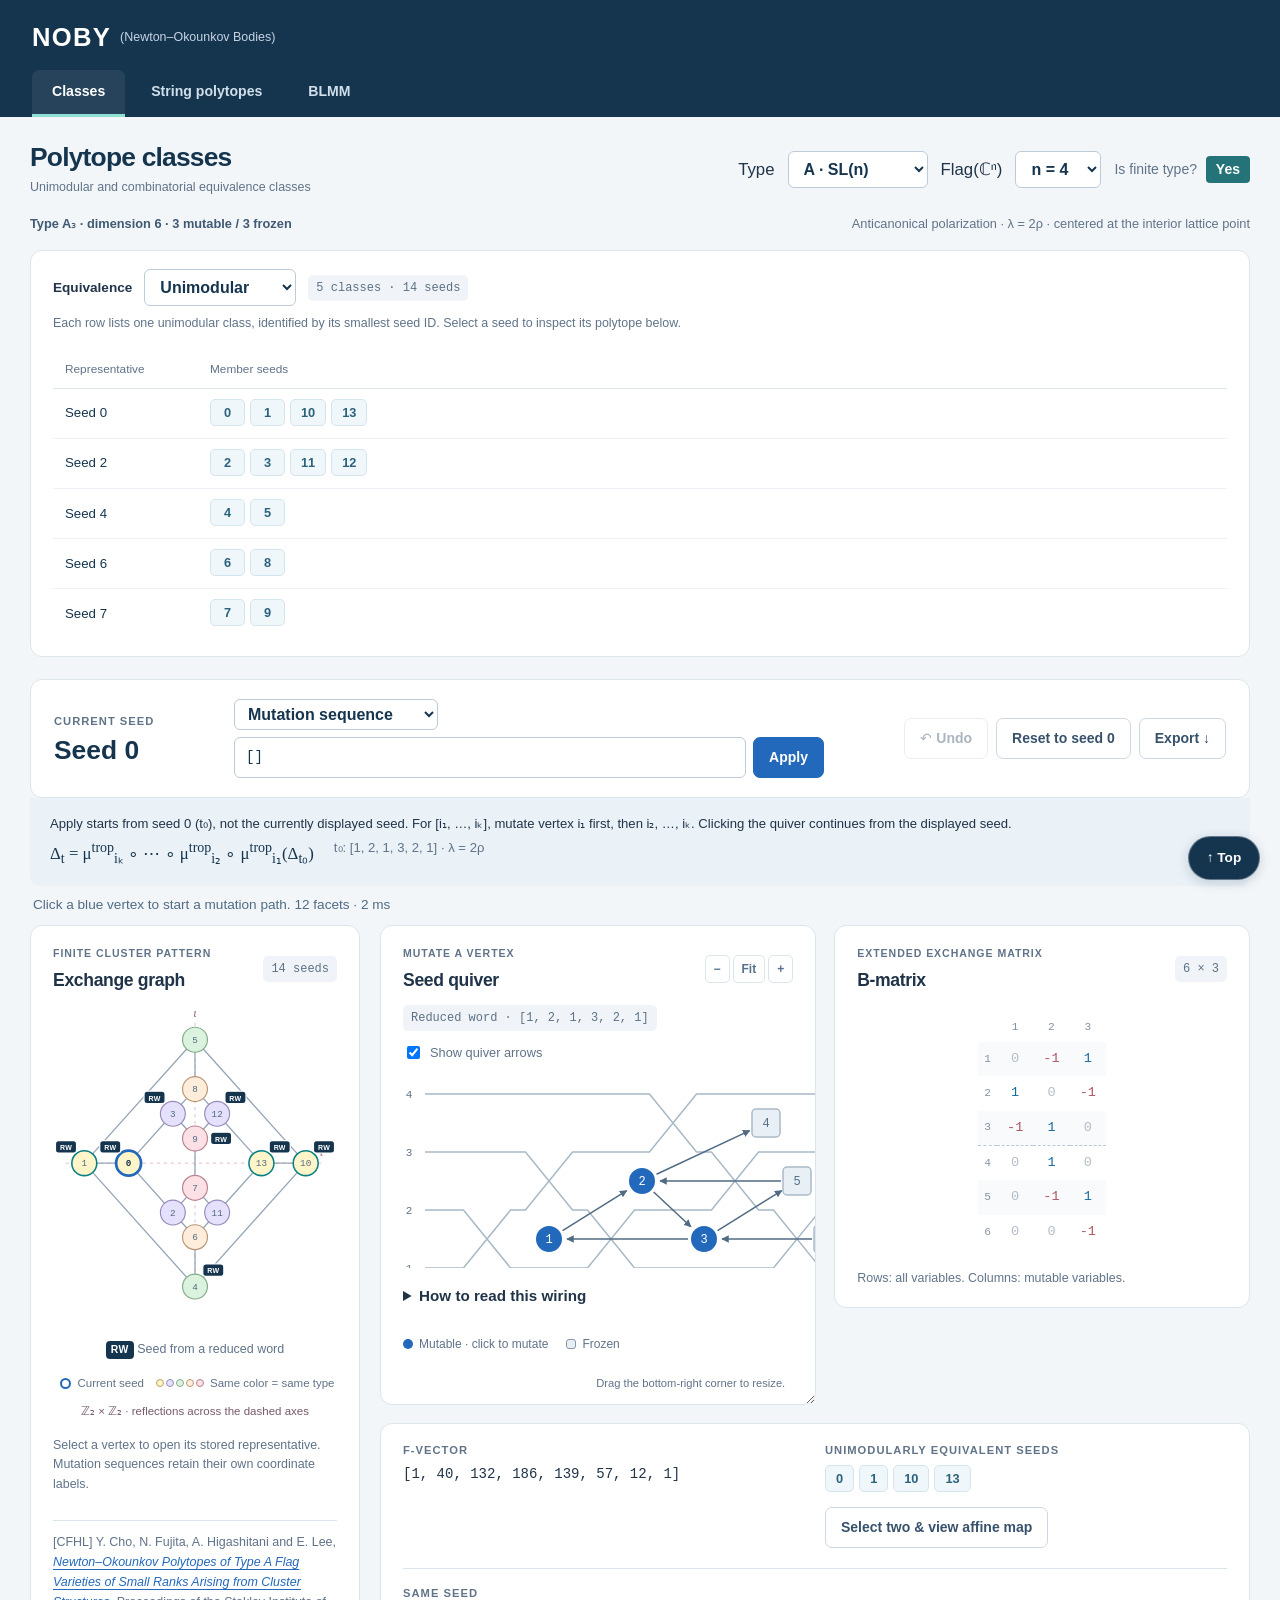
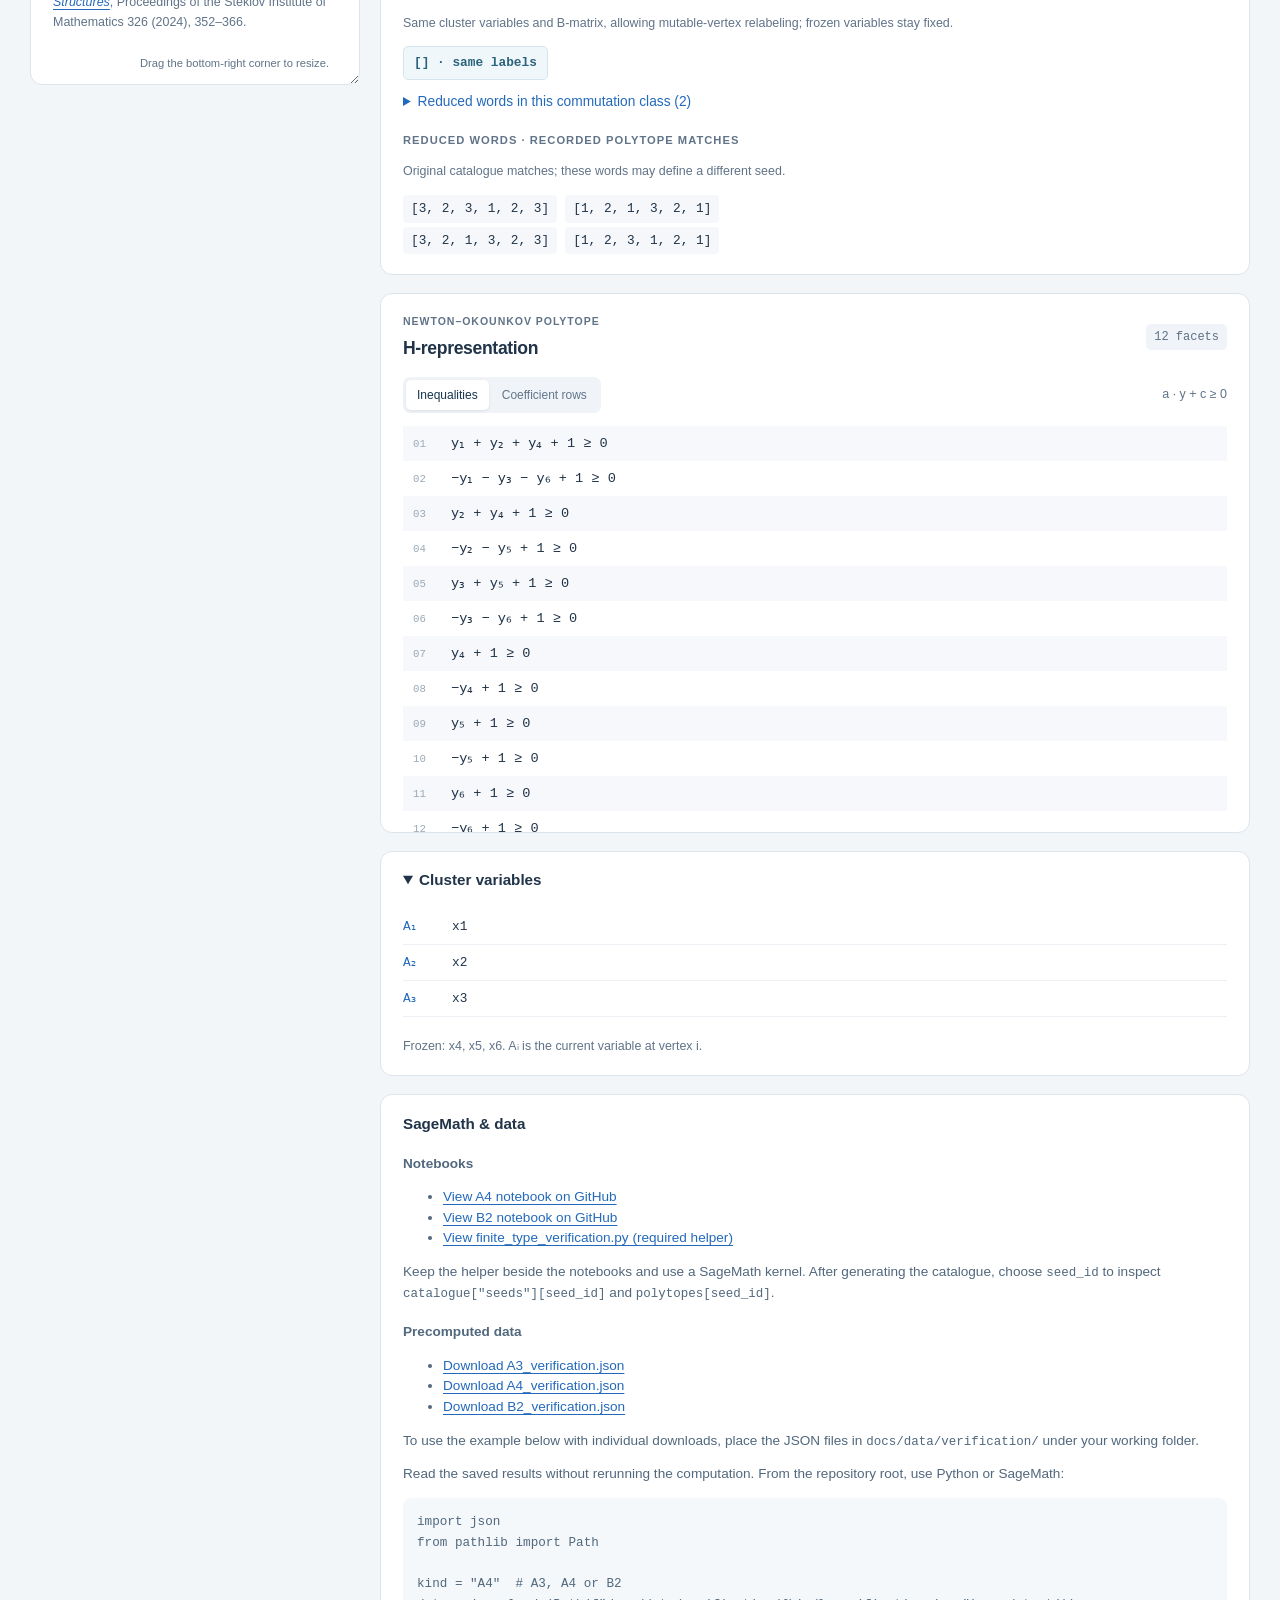
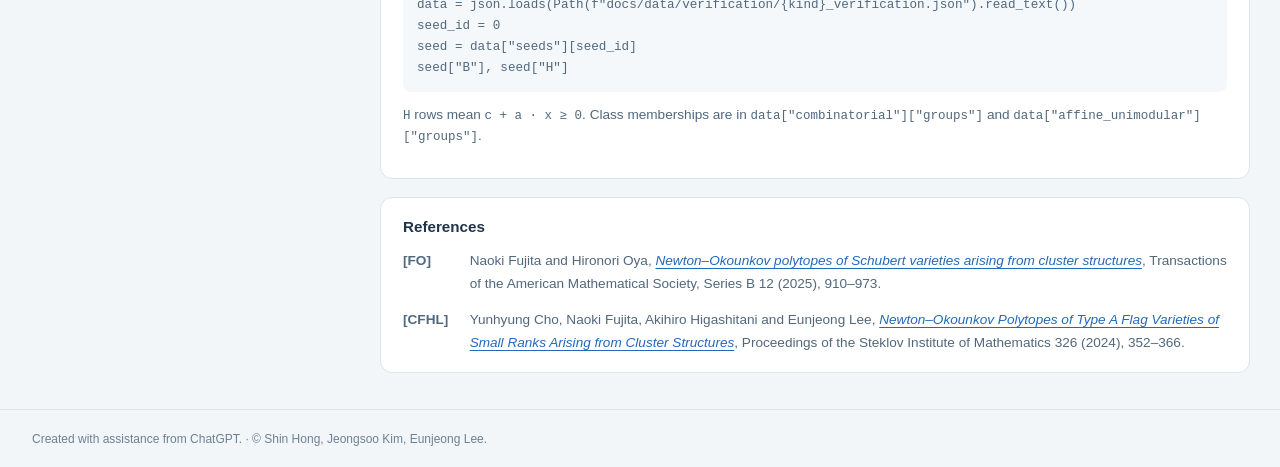
<file: docs/index.html>
<!doctype html>
<html lang="en">
<head>
  <meta charset="utf-8">
  <meta name="viewport" content="width=device-width, initial-scale=1">
  <meta name="description" content="Explore Newton–Okounkov polytopes of full flag varieties through cluster mutations.">
  <title>NOBY · Polytope classes</title>
  <link rel="icon" href="data:image/svg+xml,%3Csvg xmlns='http://www.w3.org/2000/svg' viewBox='0 0 40 40'%3E%3Crect width='40' height='40' rx='9' fill='%231a3652'/%3E%3Cpath d='M20 8L8 30h24Z' fill='none' stroke='%2372d8cf' stroke-width='2'/%3E%3Ccircle cx='20' cy='8' r='4' fill='%23ffffff'/%3E%3Ccircle cx='8' cy='30' r='4' fill='%23ffffff'/%3E%3Ccircle cx='32' cy='30' r='4' fill='%23ffffff'/%3E%3C/svg%3E">
  <link rel="stylesheet" href="style.css">
  <link rel="stylesheet" href="wiring.css">
  <script defer src="engine.js"></script>
  <script defer src="data/type-b-initial.js"></script>
  <script defer src="data/b2-catalogue.js"></script>
  <script defer src="type-b.js"></script>
  <script defer src="words.js"></script>
  <script defer src="wiring.js"></script>
  <script defer src="identity.js"></script>
  <script defer src="affine.js"></script>
  <script defer src="data/minor-g.js"></script>
  <script defer src="catalogue.js"></script>
  <script defer src="data/blmm-labels.js"></script>
  <script defer src="app.js"></script>
</head>
<body>
  <header id="classes-top" class="masthead site-masthead" tabindex="-1">
    <div class="site-topbar"><a class="brand" href="index.html">NOBY<span class="brand-expansion">(Newton–Okounkov Bodies)</span></a></div>
    <nav class="site-tabs" aria-label="Main navigation"><a href="index.html" aria-current="page">Classes</a><a href="strings.html">String polytopes</a><a href="blmm.html">BLMM</a></nav>
  </header>
  <main>
    <div class="class-page-heading"><div><h1>Polytope classes</h1><p class="small-note">Unimodular and combinatorial equivalence classes</p></div><div class="dimension-control"><label for="family">Type</label><select id="family" aria-label="Lie type"><option value="A">A · SL(n)</option><option value="B">B · SO(2n+1)</option></select><label id="dimension-label" for="dimension">Flag(ℂ<sup>n</sup>)</label><select id="dimension" aria-label="Choose n"></select><span class="finite-label">Is finite type? <strong id="finite">Yes</strong></span></div></div>
    <div class="context-line"><span id="context">Type A₃ · dimension 6</span><span>Anticanonical polarization · λ = 2ρ · centered at the interior lattice point</span></div>
    <section class="panel class-catalogue" aria-label="Equivalence class catalogue"><div class="class-controls"><label for="class-relation">Equivalence</label><select id="class-relation"><option value="unimodular">Unimodular</option><option value="combinatorial">Combinatorial</option></select><span id="class-count" class="count"></span></div><p id="class-list-note" class="small-note">Each row lists one class. Select a seed to inspect its polytope below.</p><div id="class-list" class="class-list"></div></section>
    <div class="toolbar">
      <div class="seed-heading"><span class="eyebrow">CURRENT SEED</span><h2 id="seed-title">Seed 0</h2></div>
      <form id="sequence-form"><label for="input-mode" class="visually-hidden">Input type</label><select id="input-mode" aria-label="Input type"><option value="mutation">Mutation sequence</option><option value="word">Reduced word</option></select><div class="sequence-input"><input id="sequence" aria-label="Mutation sequence" aria-describedby="input-help" placeholder="[1, 2, 3]" value="[]" autocomplete="off" spellcheck="false"><button type="submit" id="apply">Apply</button></div></form>
      <div class="history-buttons"><button id="undo" class="secondary" disabled>↶ Undo</button><button id="reset" class="secondary">Reset to seed 0</button><button id="export" class="secondary" title="Download the current seed as JSON">Export ↓</button></div>
    </div>
    <section class="path-explanation" aria-label="Input convention"><p id="input-help"></p><p id="path-formula" class="path-formula"></p><p id="b-input-note" hidden>Type B: n is the Lie rank, and node n is the short root. Quiver labels are cluster-coordinate labels, not simple-root indices. Use a mutation sequence here; arbitrary reduced words are supported in the SageMath notebook.</p><div id="word-route" hidden></div></section>
    <div id="status" class="status" role="status" aria-live="polite">Preparing the initial seed…</div>
    <div class="workspace">
      <aside id="graph-panel" class="panel graph-panel">
        <div class="panel-heading"><div><span class="eyebrow">FINITE CLUSTER PATTERN</span><h2>Exchange graph</h2></div><span id="graph-count" class="count"></span></div>
        <div class="graph-viewport"><svg id="graph" viewBox="0 0 360 420" role="group" aria-label="Exchange graph. Select a seed."></svg></div>
        <p class="small-note graph-word-legend"><span class="word-seed-key">RW</span> Seed from a reduced word</p>
        <div id="graph-default-legend" class="graph-footer"><span class="legend-dot selected"></span>Current seed <span class="legend-dot equivalent"></span>Same unimodular type</div>
        <div id="graph-symmetry-note" hidden>
          <div class="graph-footer"><span class="legend-dot current-ring"></span>Current seed <span id="graph-class-swatches" class="class-swatches" aria-hidden="true"></span>Same color = same type</div>
          <p id="graph-symmetry-caption" class="symmetry-caption"></p>
        </div>
        <div id="b2-graph-note" hidden>
          <div id="b2-word-seeds" class="b2-word-links"></div>
          <label class="graph-color-control" for="b2-graph-color">Color by <select id="b2-graph-color"><option value="unimodular">Unimodular equivalence</option><option value="combinatorial">Combinatorial equivalence</option></select></label>
          <div class="graph-footer"><span class="legend-dot current-ring"></span>Current seed · same color = same class</div>
          <p id="b2-symmetry-caption" class="symmetry-caption"></p>
          <p id="b2-symmetry-pairs" class="small-note"></p>
          <details class="b2-symmetry-details"><summary>Which symmetry?</summary><p>The uncolored hexagon has a dihedral symmetry group of order 12. Dashed axes show reflections preserving each selected polytope class. Mutation-direction labels and RW badges are ignored in this symmetry statement; these graph symmetries are not being identified with automorphisms of the cluster algebra with frozen variables.</p></details>
        </div>
        <p class="small-note">Select a vertex to open its stored representative. Mutation sequences retain their own coordinate labels.</p>
        <p id="graph-citation" class="small-note graph-citation" hidden>[CFHL] Y. Cho, N. Fujita, A. Higashitani and E. Lee, <a href="https://link.springer.com/article/10.1134/S0081543824040175" target="_blank" rel="noopener"><em>Newton–Okounkov Polytopes of Type A Flag Varieties of Small Ranks Arising from Cluster Structures</em></a>, Proceedings of the Steklov Institute of Mathematics 326 (2024), 352–366.</p>
        <p class="panel-resize-hint">Drag the bottom-right corner to resize.</p>
      </aside>
      <section class="detail-column" aria-label="Seed information">
        <div class="top-grid">
          <section class="panel quiver-panel">
            <div class="panel-heading"><div><span class="eyebrow">MUTATE A VERTEX</span><h2>Seed quiver</h2></div><div class="zoom-buttons"><button id="quiver-minus" class="icon-button" aria-label="Zoom out quiver">−</button><button id="quiver-fit" class="icon-button" aria-label="Fit quiver">Fit</button><button id="quiver-plus" class="icon-button" aria-label="Zoom in quiver">+</button></div></div>
            <div id="quiver-scroll" class="quiver-scroll"><svg id="quiver" role="group" aria-label="Seed quiver. Click a mutable vertex to mutate."></svg></div>
            <div id="wiring-panel" hidden>
              <div class="wiring-toolbar"><span id="wiring-source" class="count"></span><label><input id="wiring-arrows" type="checkbox" checked> Show quiver arrows</label></div>
              <div id="wiring-scroll" class="wiring-scroll" tabindex="0" aria-label="Wiring diagram, scroll horizontally"><svg id="wiring-diagram" role="group" aria-label="Seed quiver on its reduced-word wiring diagram. Click a mutable chamber to mutate."></svg></div>
              <details class="conventions"><summary>How to read this wiring</summary><div class="notes-content"><p id="wiring-context"></p><p>Read the crossings from left to right: sᵢ exchanges levels i and i + 1, counted from the bottom. Each numbered chamber gives a flag minor Δ<sub>I</sub>. Hover or focus to see I and highlight the corresponding row of B.</p><p>Bounded chambers are mutable circles; chambers open on the right are frozen squares. Unnumbered left boundary minors specialize to 1. Arrows follow consecutive and interlacing chamber endpoints, with i → j meaning bᵢⱼ &lt; 0.</p></div></details>
            </div>
            <div class="quiver-legend"><span><i class="mutable-symbol"></i>Mutable · click to mutate</span><span><i class="frozen-symbol"></i>Frozen</span></div>
            <p class="panel-resize-hint">Drag the bottom-right corner to resize.</p>
          </section>
          <section class="panel matrix-panel">
            <div class="panel-heading"><div><span class="eyebrow">EXTENDED EXCHANGE MATRIX</span><h2>B-matrix</h2></div><span id="matrix-shape" class="count"></span></div>
            <div id="matrix" class="matrix-scroll" tabindex="0" aria-label="Exchange matrix, scroll to view all entries"></div>
            <p class="small-note">Rows: all variables. Columns: mutable variables.</p>
          </section>
        </div>
        <section class="panel invariants-panel">
          <div class="invariant"><span class="eyebrow">F-VECTOR</span><div id="f-vector" class="mono"></div></div>
          <div class="invariant"><span class="eyebrow">UNIMODULARLY EQUIVALENT SEEDS</span><p id="equivalent-note" class="small-note" hidden></p><div id="equivalent"></div><button id="affine-toggle" class="secondary" type="button" aria-expanded="false">Select two &amp; view affine map</button></div>
          <section id="affine-panel" class="invariant" aria-label="Affine map between equivalent polytopes" hidden>
            <h2>Affine unimodular map</h2><p class="small-note">Select source and target below, or click two seeds in the list above. This map relates their polytopes; it is not a mutation of seeds.</p>
            <div class="affine-selectors"><label>Source (x)<select id="affine-source" aria-label="Affine map source"></select></label><button id="affine-swap" type="button" class="secondary" aria-label="Reverse affine map">⇄</button><label>Target (y)<select id="affine-target" aria-label="Affine map target"></select></label></div>
            <p id="affine-pick-note" class="small-note"></p><p id="affine-status" role="status"></p>
            <div id="affine-result" hidden><p class="affine-equation">y = Ax + b</p><p id="affine-convention" class="small-note"></p><div id="affine-formulas" class="blmm-formulas"></div><p id="affine-b" class="mono blmm-vector"></p><details><summary>Full matrix A</summary><pre id="affine-matrix" class="affine-matrix" tabindex="0"></pre></details><button id="affine-export" type="button" class="secondary">View / download map JSON</button></div>
          </section>
          <div id="identical-section" class="invariant"><span class="eyebrow">SAME SEED</span><p class="small-note">Same cluster variables and B-matrix, allowing mutable-vertex relabeling; frozen variables stay fixed.</p><p id="identical-note" class="small-note"></p><div id="identical-paths" class="sequence-list"></div><details id="identical-words-details"><summary id="identical-words-summary">Reduced words in this commutation class</summary><p class="small-note">These reduced words differ only by commuting adjacent letters <i>i</i> and <i>j</i> with |<i>i</i> − <i>j</i>| &gt; 1. They determine the same seed up to mutable-variable relabeling.</p><p class="small-note">Simple-reflection indices, not mutation directions. Select a word to open its chamber seed.</p><div id="identical-words" class="sequence-list"></div><button id="identical-more" type="button" class="secondary" hidden>Show more words</button></details></div>
          <div id="b2-reduced-section" class="invariant" hidden>
            <span class="eyebrow">REDUCED-WORD SEED</span><p id="b2-reduced-note" class="small-note"></p><div id="b2-reduced-words" class="sequence-list"></div><p id="b2-word-coordinate-note" class="small-note"></p>
            <p class="small-note">Browser convention: root 1 is long and root 2 is short. This marker identifies the chamber seed itself, not just its polytope type.</p>
            <p id="b2-c2-convention" class="small-note"><strong>B₂ ↔ C₂ numbering.</strong> Cho–Fujita–Lee use C₂ root 1 short and root 2 long. Exchange the simple-root labels 1 ↔ 2: browser [1,2,1,2] ↔ C₂ [2,1,2,1] (Seed 0), and browser [2,1,2,1] ↔ C₂ [1,2,1,2] (Seed 3). The order of positions is unchanged; mutation directions are quiver labels and are not swapped by this convention. Weight coefficients (a,b) become (b,a); the browser weight 2ρ is unchanged. The string inequalities agree exactly after the coordinate change. See <a href="https://arxiv.org/html/2306.11242v2" target="_blank" rel="noopener">Cho–Fujita–Lee, Theorem 3.5 and Lemma 5.17</a>.</p>
          </div>
          <div id="reduced-section" class="invariant"><span class="eyebrow">REDUCED WORDS · RECORDED POLYTOPE MATCHES</span><p class="small-note">Original catalogue matches; these words may define a different seed.</p><div id="reduced-words" class="mono"></div></div>
          <div id="blmm-section" class="invariant" hidden><span class="eyebrow">BLMM TABLE 6 · EQUIVALENT STRING POLYTOPES</span><div id="blmm-labels" class="blmm-pair-nav"></div></div>
        </section>
        <section class="panel h-panel">
          <div class="panel-heading"><div><span class="eyebrow">NEWTON–OKOUNKOV POLYTOPE</span><h2>H-representation</h2></div><span id="h-count" class="count"></span></div>
          <div class="h-toolbar"><div class="segmented" aria-label="Inequality display"><button id="h-formula" class="active" aria-pressed="true">Inequalities</button><button id="h-coefficients" aria-pressed="false">Coefficient rows</button></div><span class="small-note">a · y + c ≥ 0</span></div>
          <p id="h-note" class="small-note h-note"></p>
          <div id="inequalities" class="inequalities" tabindex="0" aria-label="Polytope inequalities"></div>
        </section>
        <details class="panel variables-panel" open><summary>Cluster variables</summary><div id="variables" class="variables"></div><p id="variable-note" class="small-note"></p></details>
        <section id="verification-source" class="panel reproduction-panel"><h2>SageMath &amp; data</h2><div class="notes-content">
          <h3>Notebooks</h3>
          <ul>
            <li><a href="https://github.com/eunjeonglee-math/flag_NOpolytopes/blob/main/notebooks/A4_cluster_polytopes.ipynb" target="_blank" rel="noopener">View A4 notebook on GitHub</a></li>
            <li><a href="https://github.com/eunjeonglee-math/flag_NOpolytopes/blob/main/notebooks/B2_cluster_polytopes.ipynb" target="_blank" rel="noopener">View B2 notebook on GitHub</a></li>
            <li><a href="https://github.com/eunjeonglee-math/flag_NOpolytopes/blob/main/notebooks/finite_type_verification.py" target="_blank" rel="noopener">View finite_type_verification.py (required helper)</a></li>
          </ul>
          <p>Keep the helper beside the notebooks and use a SageMath kernel. After generating the catalogue, choose <code>seed_id</code> to inspect <code>catalogue["seeds"][seed_id]</code> and <code>polytopes[seed_id]</code>.</p>
          <h3>Precomputed data</h3>
          <ul>
            <li><a href="data/verification/A3_verification.json" download="A3_verification.json">Download A3_verification.json</a></li>
            <li><a href="data/verification/A4_verification.json" download="A4_verification.json">Download A4_verification.json</a></li>
            <li><a href="data/verification/B2_verification.json" download="B2_verification.json">Download B2_verification.json</a></li>
          </ul>
          <p>To use the example below with individual downloads, place the JSON files in <code>docs/data/verification/</code> under your working folder.</p>
          <p>Read the saved results without rerunning the computation. From the repository root, use Python or SageMath:</p>
          <pre>import json
from pathlib import Path

kind = "A4"  # A3, A4 or B2
data = json.loads(Path(f"docs/data/verification/{kind}_verification.json").read_text())
seed_id = 0
seed = data["seeds"][seed_id]
seed["B"], seed["H"]</pre>
          <p><code>H</code> rows mean <code>c + a · x ≥ 0</code>. Class memberships are in <code>data["combinatorial"]["groups"]</code> and <code>data["affine_unimodular"]["groups"]</code>.</p>
        </div></section>
        <section id="classes-reference" class="panel references-panel"><h2>References</h2><div class="notes-content">
          <ul class="reference-list" role="list">
            <li><strong class="reference-label">[FO]</strong><span>Naoki Fujita and Hironori Oya, <a href="https://doi.org/10.1090/btran/231" target="_blank" rel="noopener"><em>Newton–Okounkov polytopes of Schubert varieties arising from cluster structures</em></a>, Transactions of the American Mathematical Society, Series B 12 (2025), 910–973.</span></li>
            <li><strong class="reference-label">[CFHL]</strong><span>Yunhyung Cho, Naoki Fujita, Akihiro Higashitani and Eunjeong Lee, <a href="https://link.springer.com/article/10.1134/S0081543824040175" target="_blank" rel="noopener"><em>Newton–Okounkov Polytopes of Type A Flag Varieties of Small Ranks Arising from Cluster Structures</em></a>, Proceedings of the Steklov Institute of Mathematics 326 (2024), 352–366.</span></li>
          </ul>
        </div></section>
      </section>
    </div>
    <noscript>This browser requires JavaScript. No external libraries or network connection are required after downloading this folder.</noscript>
    <a class="blmm-top-button" href="#classes-top" aria-label="Back to top">↑ Top</a>
  </main>
  <footer><span class="footer-credit">Created with assistance from ChatGPT. · © Shin Hong, Jeongsoo Kim, Eunjeong Lee.</span></footer>
  <dialog id="export-dialog" aria-labelledby="export-title">
    <div class="export-heading"><h2 id="export-title">Export current seed</h2><button id="export-close" class="secondary" aria-label="Close export">Close</button></div>
    <p id="export-description" class="small-note">Save or copy this exact seed, including its mutation path and coordinate convention.</p>
    <textarea id="export-json" readonly aria-label="Current seed JSON" spellcheck="false"></textarea>
    <div class="export-actions"><a id="export-download" class="download-button" download>Download JSON</a><button id="export-copy" class="secondary">Copy JSON</button><span id="export-feedback" class="small-note" role="status"></span></div>
  </dialog>
</body>
</html>
</file>
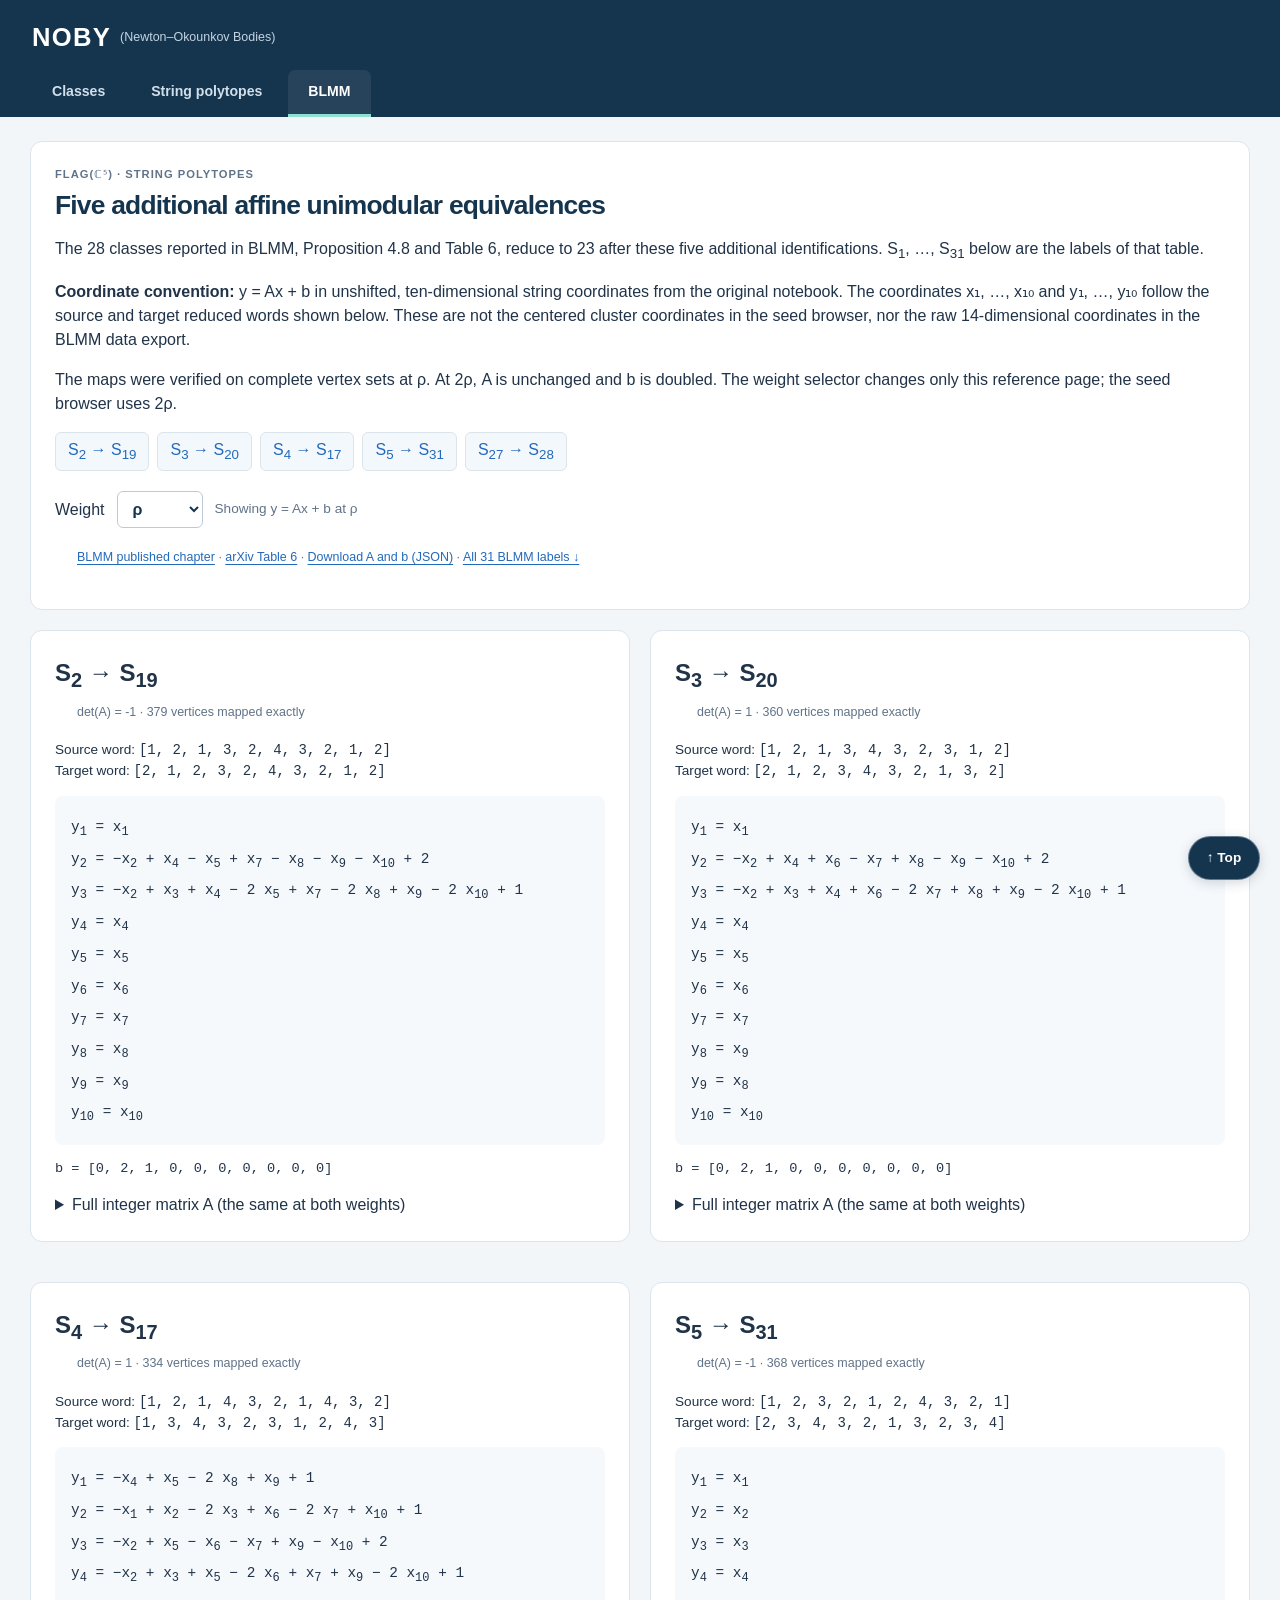
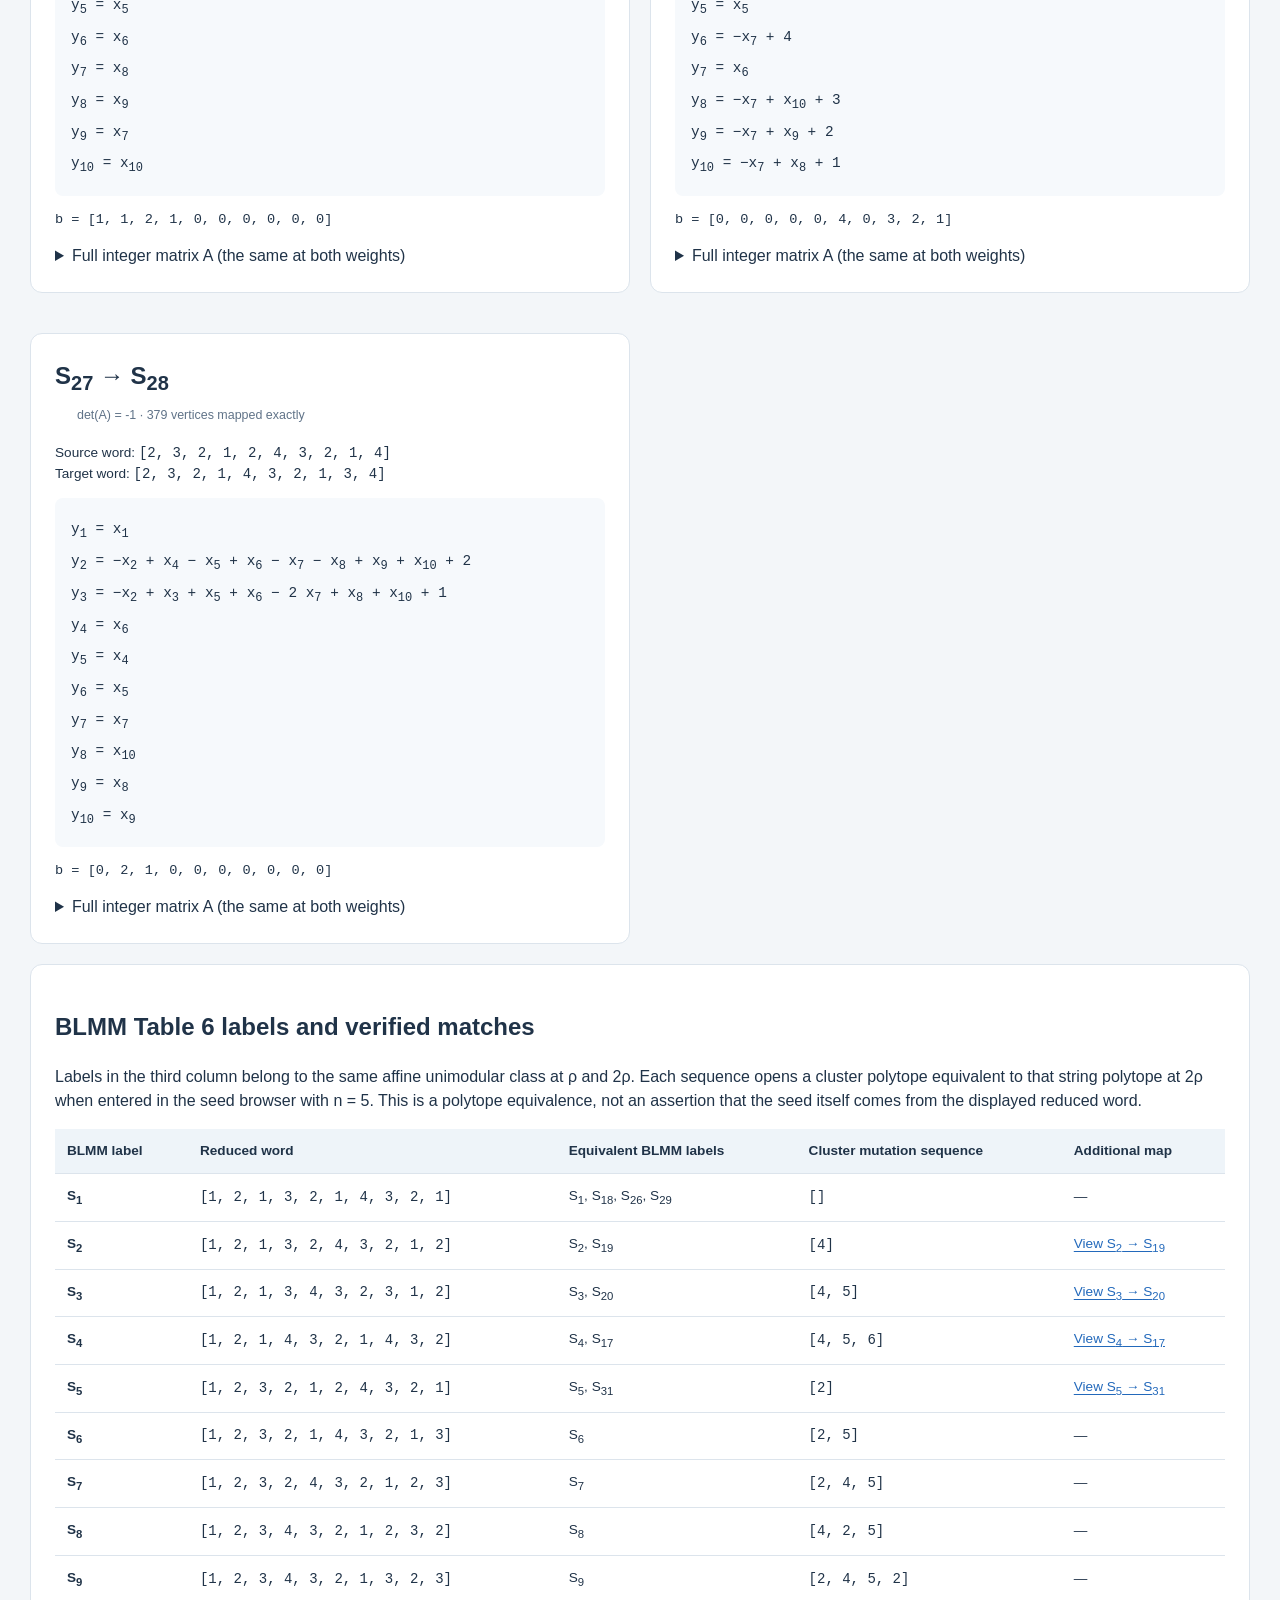
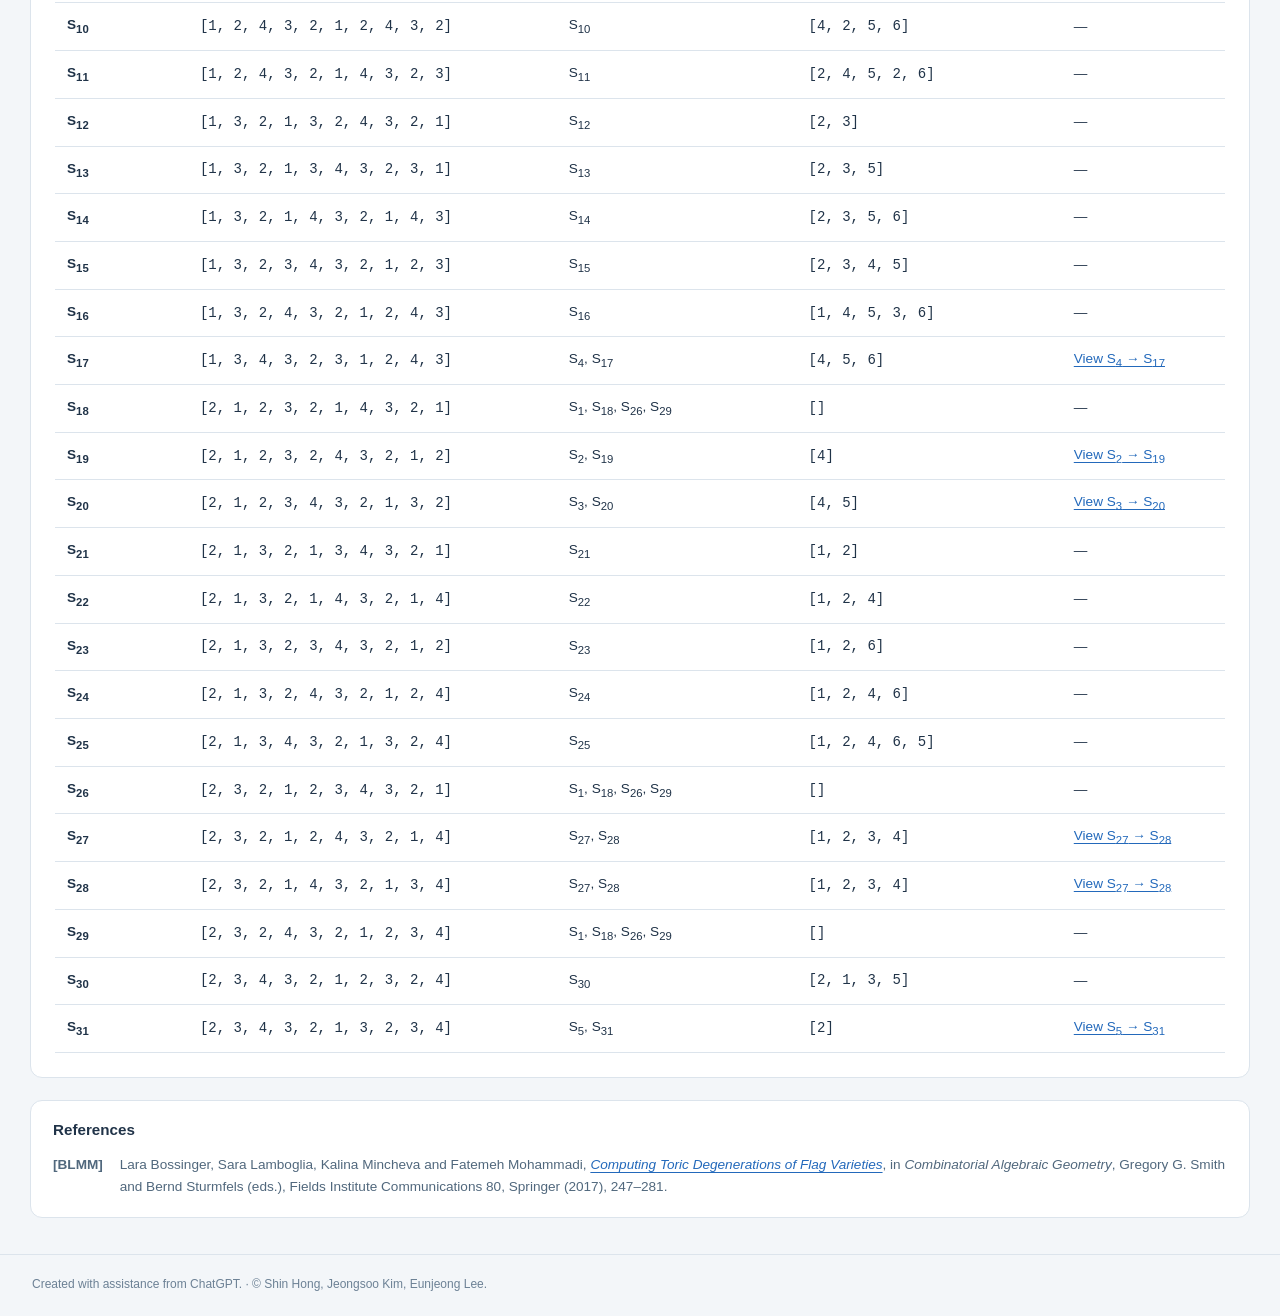
<file: docs/blmm.html>
<!doctype html>
<html lang="en"><head><meta charset="utf-8"><meta name="viewport" content="width=device-width, initial-scale=1">
<title>NOBY · BLMM Table 6 equivalences</title><link rel="stylesheet" href="style.css"><script defer src="blmm.js"></script></head>
<body><header id="blmm-top" class="masthead site-masthead" tabindex="-1"><div class="site-topbar"><a class="brand" href="index.html">NOBY<span class="brand-expansion">(Newton–Okounkov Bodies)</span></a></div><nav class="site-tabs" aria-label="Main navigation"><a href="index.html">Classes</a><a href="strings.html">String polytopes</a><a href="blmm.html" aria-current="page">BLMM</a></nav></header>
<main class="blmm-page"><section class="panel blmm-intro"><span class="eyebrow">FLAG(ℂ⁵) · STRING POLYTOPES</span>
<h1>Five additional affine unimodular equivalences</h1>
<p>The 28 classes reported in BLMM, Proposition 4.8 and Table 6, reduce to 23 after these five additional identifications. S<sub>1</sub>, …, S<sub>31</sub> below are the labels of that table.</p>
<p><strong>Coordinate convention:</strong> y = Ax + b in unshifted, ten-dimensional string coordinates from the original notebook. The coordinates x₁, …, x₁₀ and y₁, …, y₁₀ follow the source and target reduced words shown below. These are not the centered cluster coordinates in the seed browser, nor the raw 14-dimensional coordinates in the BLMM data export.</p>
<p>The maps were verified on complete vertex sets at ρ. At 2ρ, A is unchanged and b is doubled. The weight selector changes only this reference page; the seed browser uses 2ρ.</p>
<nav class="blmm-pair-nav" aria-label="Five equivalences"><a href="#S2-S19">S<sub>2</sub> → S<sub>19</sub></a><a href="#S3-S20">S<sub>3</sub> → S<sub>20</sub></a><a href="#S4-S17">S<sub>4</sub> → S<sub>17</sub></a><a href="#S5-S31">S<sub>5</sub> → S<sub>31</sub></a><a href="#S27-S28">S<sub>27</sub> → S<sub>28</sub></a></nav>
<div class="blmm-controls"><label for="blmm-weight">Weight</label><select id="blmm-weight"><option value="1">ρ</option><option value="2">2ρ</option></select><span id="blmm-weight-status" role="status">Showing y = Ax + b at ρ</span></div>
<p class="small-note"><a href="https://doi.org/10.1007/978-1-4939-7486-3_12">BLMM published chapter</a> · <a href="https://arxiv.org/pdf/1702.05480v2#page=33">arXiv Table 6</a> · <a href="data/blmm-certificates.json" download>Download A and b (JSON)</a> · <a href="#blmm-table">All 31 BLMM labels ↓</a></p></section>
<div class="blmm-card-grid"><section class="panel blmm-card" id="S2-S19">
  <h2>S<sub>2</sub> → S<sub>19</sub></h2>
  <p class="small-note">det(A) = -1 · 379 vertices mapped exactly</p>
  <p class="blmm-word">Source word: <span class="mono">[1, 2, 1, 3, 2, 4, 3, 2, 1, 2]</span><br>Target word: <span class="mono">[2, 1, 2, 3, 2, 4, 3, 2, 1, 2]</span></p>
  <div class="blmm-weight-block" data-scale="1" >
    <div class="blmm-formulas" aria-label="Coordinate formulas at rho"><div>y<sub>1</sub> = x<sub>1</sub></div><div>y<sub>2</sub> = −x<sub>2</sub> + x<sub>4</sub> − x<sub>5</sub> + x<sub>7</sub> − x<sub>8</sub> − x<sub>9</sub> − x<sub>10</sub> + 2</div><div>y<sub>3</sub> = −x<sub>2</sub> + x<sub>3</sub> + x<sub>4</sub> − 2 x<sub>5</sub> + x<sub>7</sub> − 2 x<sub>8</sub> + x<sub>9</sub> − 2 x<sub>10</sub> + 1</div><div>y<sub>4</sub> = x<sub>4</sub></div><div>y<sub>5</sub> = x<sub>5</sub></div><div>y<sub>6</sub> = x<sub>6</sub></div><div>y<sub>7</sub> = x<sub>7</sub></div><div>y<sub>8</sub> = x<sub>8</sub></div><div>y<sub>9</sub> = x<sub>9</sub></div><div>y<sub>10</sub> = x<sub>10</sub></div></div>
    <p class="mono blmm-vector">b = [0, 2, 1, 0, 0, 0, 0, 0, 0, 0]</p></div><div class="blmm-weight-block" data-scale="2" hidden>
    <div class="blmm-formulas" aria-label="Coordinate formulas at 2 rho"><div>y<sub>1</sub> = x<sub>1</sub></div><div>y<sub>2</sub> = −x<sub>2</sub> + x<sub>4</sub> − x<sub>5</sub> + x<sub>7</sub> − x<sub>8</sub> − x<sub>9</sub> − x<sub>10</sub> + 4</div><div>y<sub>3</sub> = −x<sub>2</sub> + x<sub>3</sub> + x<sub>4</sub> − 2 x<sub>5</sub> + x<sub>7</sub> − 2 x<sub>8</sub> + x<sub>9</sub> − 2 x<sub>10</sub> + 2</div><div>y<sub>4</sub> = x<sub>4</sub></div><div>y<sub>5</sub> = x<sub>5</sub></div><div>y<sub>6</sub> = x<sub>6</sub></div><div>y<sub>7</sub> = x<sub>7</sub></div><div>y<sub>8</sub> = x<sub>8</sub></div><div>y<sub>9</sub> = x<sub>9</sub></div><div>y<sub>10</sub> = x<sub>10</sub></div></div>
    <p class="mono blmm-vector">b = [0, 4, 2, 0, 0, 0, 0, 0, 0, 0]</p></div>
  <details><summary>Full integer matrix A (the same at both weights)</summary><div class="blmm-matrix" tabindex="0"><table aria-label="Integer matrix A"><tbody><tr><td>1</td><td>0</td><td>0</td><td>0</td><td>0</td><td>0</td><td>0</td><td>0</td><td>0</td><td>0</td></tr><tr><td>0</td><td>-1</td><td>0</td><td>1</td><td>-1</td><td>0</td><td>1</td><td>-1</td><td>-1</td><td>-1</td></tr><tr><td>0</td><td>-1</td><td>1</td><td>1</td><td>-2</td><td>0</td><td>1</td><td>-2</td><td>1</td><td>-2</td></tr><tr><td>0</td><td>0</td><td>0</td><td>1</td><td>0</td><td>0</td><td>0</td><td>0</td><td>0</td><td>0</td></tr><tr><td>0</td><td>0</td><td>0</td><td>0</td><td>1</td><td>0</td><td>0</td><td>0</td><td>0</td><td>0</td></tr><tr><td>0</td><td>0</td><td>0</td><td>0</td><td>0</td><td>1</td><td>0</td><td>0</td><td>0</td><td>0</td></tr><tr><td>0</td><td>0</td><td>0</td><td>0</td><td>0</td><td>0</td><td>1</td><td>0</td><td>0</td><td>0</td></tr><tr><td>0</td><td>0</td><td>0</td><td>0</td><td>0</td><td>0</td><td>0</td><td>1</td><td>0</td><td>0</td></tr><tr><td>0</td><td>0</td><td>0</td><td>0</td><td>0</td><td>0</td><td>0</td><td>0</td><td>1</td><td>0</td></tr><tr><td>0</td><td>0</td><td>0</td><td>0</td><td>0</td><td>0</td><td>0</td><td>0</td><td>0</td><td>1</td></tr></tbody></table></div></details>
</section>
<section class="panel blmm-card" id="S3-S20">
  <h2>S<sub>3</sub> → S<sub>20</sub></h2>
  <p class="small-note">det(A) = 1 · 360 vertices mapped exactly</p>
  <p class="blmm-word">Source word: <span class="mono">[1, 2, 1, 3, 4, 3, 2, 3, 1, 2]</span><br>Target word: <span class="mono">[2, 1, 2, 3, 4, 3, 2, 1, 3, 2]</span></p>
  <div class="blmm-weight-block" data-scale="1" >
    <div class="blmm-formulas" aria-label="Coordinate formulas at rho"><div>y<sub>1</sub> = x<sub>1</sub></div><div>y<sub>2</sub> = −x<sub>2</sub> + x<sub>4</sub> + x<sub>6</sub> − x<sub>7</sub> + x<sub>8</sub> − x<sub>9</sub> − x<sub>10</sub> + 2</div><div>y<sub>3</sub> = −x<sub>2</sub> + x<sub>3</sub> + x<sub>4</sub> + x<sub>6</sub> − 2 x<sub>7</sub> + x<sub>8</sub> + x<sub>9</sub> − 2 x<sub>10</sub> + 1</div><div>y<sub>4</sub> = x<sub>4</sub></div><div>y<sub>5</sub> = x<sub>5</sub></div><div>y<sub>6</sub> = x<sub>6</sub></div><div>y<sub>7</sub> = x<sub>7</sub></div><div>y<sub>8</sub> = x<sub>9</sub></div><div>y<sub>9</sub> = x<sub>8</sub></div><div>y<sub>10</sub> = x<sub>10</sub></div></div>
    <p class="mono blmm-vector">b = [0, 2, 1, 0, 0, 0, 0, 0, 0, 0]</p></div><div class="blmm-weight-block" data-scale="2" hidden>
    <div class="blmm-formulas" aria-label="Coordinate formulas at 2 rho"><div>y<sub>1</sub> = x<sub>1</sub></div><div>y<sub>2</sub> = −x<sub>2</sub> + x<sub>4</sub> + x<sub>6</sub> − x<sub>7</sub> + x<sub>8</sub> − x<sub>9</sub> − x<sub>10</sub> + 4</div><div>y<sub>3</sub> = −x<sub>2</sub> + x<sub>3</sub> + x<sub>4</sub> + x<sub>6</sub> − 2 x<sub>7</sub> + x<sub>8</sub> + x<sub>9</sub> − 2 x<sub>10</sub> + 2</div><div>y<sub>4</sub> = x<sub>4</sub></div><div>y<sub>5</sub> = x<sub>5</sub></div><div>y<sub>6</sub> = x<sub>6</sub></div><div>y<sub>7</sub> = x<sub>7</sub></div><div>y<sub>8</sub> = x<sub>9</sub></div><div>y<sub>9</sub> = x<sub>8</sub></div><div>y<sub>10</sub> = x<sub>10</sub></div></div>
    <p class="mono blmm-vector">b = [0, 4, 2, 0, 0, 0, 0, 0, 0, 0]</p></div>
  <details><summary>Full integer matrix A (the same at both weights)</summary><div class="blmm-matrix" tabindex="0"><table aria-label="Integer matrix A"><tbody><tr><td>1</td><td>0</td><td>0</td><td>0</td><td>0</td><td>0</td><td>0</td><td>0</td><td>0</td><td>0</td></tr><tr><td>0</td><td>-1</td><td>0</td><td>1</td><td>0</td><td>1</td><td>-1</td><td>1</td><td>-1</td><td>-1</td></tr><tr><td>0</td><td>-1</td><td>1</td><td>1</td><td>0</td><td>1</td><td>-2</td><td>1</td><td>1</td><td>-2</td></tr><tr><td>0</td><td>0</td><td>0</td><td>1</td><td>0</td><td>0</td><td>0</td><td>0</td><td>0</td><td>0</td></tr><tr><td>0</td><td>0</td><td>0</td><td>0</td><td>1</td><td>0</td><td>0</td><td>0</td><td>0</td><td>0</td></tr><tr><td>0</td><td>0</td><td>0</td><td>0</td><td>0</td><td>1</td><td>0</td><td>0</td><td>0</td><td>0</td></tr><tr><td>0</td><td>0</td><td>0</td><td>0</td><td>0</td><td>0</td><td>1</td><td>0</td><td>0</td><td>0</td></tr><tr><td>0</td><td>0</td><td>0</td><td>0</td><td>0</td><td>0</td><td>0</td><td>0</td><td>1</td><td>0</td></tr><tr><td>0</td><td>0</td><td>0</td><td>0</td><td>0</td><td>0</td><td>0</td><td>1</td><td>0</td><td>0</td></tr><tr><td>0</td><td>0</td><td>0</td><td>0</td><td>0</td><td>0</td><td>0</td><td>0</td><td>0</td><td>1</td></tr></tbody></table></div></details>
</section>
<section class="panel blmm-card" id="S4-S17">
  <h2>S<sub>4</sub> → S<sub>17</sub></h2>
  <p class="small-note">det(A) = 1 · 334 vertices mapped exactly</p>
  <p class="blmm-word">Source word: <span class="mono">[1, 2, 1, 4, 3, 2, 1, 4, 3, 2]</span><br>Target word: <span class="mono">[1, 3, 4, 3, 2, 3, 1, 2, 4, 3]</span></p>
  <div class="blmm-weight-block" data-scale="1" >
    <div class="blmm-formulas" aria-label="Coordinate formulas at rho"><div>y<sub>1</sub> = −x<sub>4</sub> + x<sub>5</sub> − 2 x<sub>8</sub> + x<sub>9</sub> + 1</div><div>y<sub>2</sub> = −x<sub>1</sub> + x<sub>2</sub> − 2 x<sub>3</sub> + x<sub>6</sub> − 2 x<sub>7</sub> + x<sub>10</sub> + 1</div><div>y<sub>3</sub> = −x<sub>2</sub> + x<sub>5</sub> − x<sub>6</sub> − x<sub>7</sub> + x<sub>9</sub> − x<sub>10</sub> + 2</div><div>y<sub>4</sub> = −x<sub>2</sub> + x<sub>3</sub> + x<sub>5</sub> − 2 x<sub>6</sub> + x<sub>7</sub> + x<sub>9</sub> − 2 x<sub>10</sub> + 1</div><div>y<sub>5</sub> = x<sub>5</sub></div><div>y<sub>6</sub> = x<sub>6</sub></div><div>y<sub>7</sub> = x<sub>8</sub></div><div>y<sub>8</sub> = x<sub>9</sub></div><div>y<sub>9</sub> = x<sub>7</sub></div><div>y<sub>10</sub> = x<sub>10</sub></div></div>
    <p class="mono blmm-vector">b = [1, 1, 2, 1, 0, 0, 0, 0, 0, 0]</p></div><div class="blmm-weight-block" data-scale="2" hidden>
    <div class="blmm-formulas" aria-label="Coordinate formulas at 2 rho"><div>y<sub>1</sub> = −x<sub>4</sub> + x<sub>5</sub> − 2 x<sub>8</sub> + x<sub>9</sub> + 2</div><div>y<sub>2</sub> = −x<sub>1</sub> + x<sub>2</sub> − 2 x<sub>3</sub> + x<sub>6</sub> − 2 x<sub>7</sub> + x<sub>10</sub> + 2</div><div>y<sub>3</sub> = −x<sub>2</sub> + x<sub>5</sub> − x<sub>6</sub> − x<sub>7</sub> + x<sub>9</sub> − x<sub>10</sub> + 4</div><div>y<sub>4</sub> = −x<sub>2</sub> + x<sub>3</sub> + x<sub>5</sub> − 2 x<sub>6</sub> + x<sub>7</sub> + x<sub>9</sub> − 2 x<sub>10</sub> + 2</div><div>y<sub>5</sub> = x<sub>5</sub></div><div>y<sub>6</sub> = x<sub>6</sub></div><div>y<sub>7</sub> = x<sub>8</sub></div><div>y<sub>8</sub> = x<sub>9</sub></div><div>y<sub>9</sub> = x<sub>7</sub></div><div>y<sub>10</sub> = x<sub>10</sub></div></div>
    <p class="mono blmm-vector">b = [2, 2, 4, 2, 0, 0, 0, 0, 0, 0]</p></div>
  <details><summary>Full integer matrix A (the same at both weights)</summary><div class="blmm-matrix" tabindex="0"><table aria-label="Integer matrix A"><tbody><tr><td>0</td><td>0</td><td>0</td><td>-1</td><td>1</td><td>0</td><td>0</td><td>-2</td><td>1</td><td>0</td></tr><tr><td>-1</td><td>1</td><td>-2</td><td>0</td><td>0</td><td>1</td><td>-2</td><td>0</td><td>0</td><td>1</td></tr><tr><td>0</td><td>-1</td><td>0</td><td>0</td><td>1</td><td>-1</td><td>-1</td><td>0</td><td>1</td><td>-1</td></tr><tr><td>0</td><td>-1</td><td>1</td><td>0</td><td>1</td><td>-2</td><td>1</td><td>0</td><td>1</td><td>-2</td></tr><tr><td>0</td><td>0</td><td>0</td><td>0</td><td>1</td><td>0</td><td>0</td><td>0</td><td>0</td><td>0</td></tr><tr><td>0</td><td>0</td><td>0</td><td>0</td><td>0</td><td>1</td><td>0</td><td>0</td><td>0</td><td>0</td></tr><tr><td>0</td><td>0</td><td>0</td><td>0</td><td>0</td><td>0</td><td>0</td><td>1</td><td>0</td><td>0</td></tr><tr><td>0</td><td>0</td><td>0</td><td>0</td><td>0</td><td>0</td><td>0</td><td>0</td><td>1</td><td>0</td></tr><tr><td>0</td><td>0</td><td>0</td><td>0</td><td>0</td><td>0</td><td>1</td><td>0</td><td>0</td><td>0</td></tr><tr><td>0</td><td>0</td><td>0</td><td>0</td><td>0</td><td>0</td><td>0</td><td>0</td><td>0</td><td>1</td></tr></tbody></table></div></details>
</section>
<section class="panel blmm-card" id="S5-S31">
  <h2>S<sub>5</sub> → S<sub>31</sub></h2>
  <p class="small-note">det(A) = -1 · 368 vertices mapped exactly</p>
  <p class="blmm-word">Source word: <span class="mono">[1, 2, 3, 2, 1, 2, 4, 3, 2, 1]</span><br>Target word: <span class="mono">[2, 3, 4, 3, 2, 1, 3, 2, 3, 4]</span></p>
  <div class="blmm-weight-block" data-scale="1" >
    <div class="blmm-formulas" aria-label="Coordinate formulas at rho"><div>y<sub>1</sub> = x<sub>1</sub></div><div>y<sub>2</sub> = x<sub>2</sub></div><div>y<sub>3</sub> = x<sub>3</sub></div><div>y<sub>4</sub> = x<sub>4</sub></div><div>y<sub>5</sub> = x<sub>5</sub></div><div>y<sub>6</sub> = −x<sub>7</sub> + 4</div><div>y<sub>7</sub> = x<sub>6</sub></div><div>y<sub>8</sub> = −x<sub>7</sub> + x<sub>10</sub> + 3</div><div>y<sub>9</sub> = −x<sub>7</sub> + x<sub>9</sub> + 2</div><div>y<sub>10</sub> = −x<sub>7</sub> + x<sub>8</sub> + 1</div></div>
    <p class="mono blmm-vector">b = [0, 0, 0, 0, 0, 4, 0, 3, 2, 1]</p></div><div class="blmm-weight-block" data-scale="2" hidden>
    <div class="blmm-formulas" aria-label="Coordinate formulas at 2 rho"><div>y<sub>1</sub> = x<sub>1</sub></div><div>y<sub>2</sub> = x<sub>2</sub></div><div>y<sub>3</sub> = x<sub>3</sub></div><div>y<sub>4</sub> = x<sub>4</sub></div><div>y<sub>5</sub> = x<sub>5</sub></div><div>y<sub>6</sub> = −x<sub>7</sub> + 8</div><div>y<sub>7</sub> = x<sub>6</sub></div><div>y<sub>8</sub> = −x<sub>7</sub> + x<sub>10</sub> + 6</div><div>y<sub>9</sub> = −x<sub>7</sub> + x<sub>9</sub> + 4</div><div>y<sub>10</sub> = −x<sub>7</sub> + x<sub>8</sub> + 2</div></div>
    <p class="mono blmm-vector">b = [0, 0, 0, 0, 0, 8, 0, 6, 4, 2]</p></div>
  <details><summary>Full integer matrix A (the same at both weights)</summary><div class="blmm-matrix" tabindex="0"><table aria-label="Integer matrix A"><tbody><tr><td>1</td><td>0</td><td>0</td><td>0</td><td>0</td><td>0</td><td>0</td><td>0</td><td>0</td><td>0</td></tr><tr><td>0</td><td>1</td><td>0</td><td>0</td><td>0</td><td>0</td><td>0</td><td>0</td><td>0</td><td>0</td></tr><tr><td>0</td><td>0</td><td>1</td><td>0</td><td>0</td><td>0</td><td>0</td><td>0</td><td>0</td><td>0</td></tr><tr><td>0</td><td>0</td><td>0</td><td>1</td><td>0</td><td>0</td><td>0</td><td>0</td><td>0</td><td>0</td></tr><tr><td>0</td><td>0</td><td>0</td><td>0</td><td>1</td><td>0</td><td>0</td><td>0</td><td>0</td><td>0</td></tr><tr><td>0</td><td>0</td><td>0</td><td>0</td><td>0</td><td>0</td><td>-1</td><td>0</td><td>0</td><td>0</td></tr><tr><td>0</td><td>0</td><td>0</td><td>0</td><td>0</td><td>1</td><td>0</td><td>0</td><td>0</td><td>0</td></tr><tr><td>0</td><td>0</td><td>0</td><td>0</td><td>0</td><td>0</td><td>-1</td><td>0</td><td>0</td><td>1</td></tr><tr><td>0</td><td>0</td><td>0</td><td>0</td><td>0</td><td>0</td><td>-1</td><td>0</td><td>1</td><td>0</td></tr><tr><td>0</td><td>0</td><td>0</td><td>0</td><td>0</td><td>0</td><td>-1</td><td>1</td><td>0</td><td>0</td></tr></tbody></table></div></details>
</section>
<section class="panel blmm-card" id="S27-S28">
  <h2>S<sub>27</sub> → S<sub>28</sub></h2>
  <p class="small-note">det(A) = -1 · 379 vertices mapped exactly</p>
  <p class="blmm-word">Source word: <span class="mono">[2, 3, 2, 1, 2, 4, 3, 2, 1, 4]</span><br>Target word: <span class="mono">[2, 3, 2, 1, 4, 3, 2, 1, 3, 4]</span></p>
  <div class="blmm-weight-block" data-scale="1" >
    <div class="blmm-formulas" aria-label="Coordinate formulas at rho"><div>y<sub>1</sub> = x<sub>1</sub></div><div>y<sub>2</sub> = −x<sub>2</sub> + x<sub>4</sub> − x<sub>5</sub> + x<sub>6</sub> − x<sub>7</sub> − x<sub>8</sub> + x<sub>9</sub> + x<sub>10</sub> + 2</div><div>y<sub>3</sub> = −x<sub>2</sub> + x<sub>3</sub> + x<sub>5</sub> + x<sub>6</sub> − 2 x<sub>7</sub> + x<sub>8</sub> + x<sub>10</sub> + 1</div><div>y<sub>4</sub> = x<sub>6</sub></div><div>y<sub>5</sub> = x<sub>4</sub></div><div>y<sub>6</sub> = x<sub>5</sub></div><div>y<sub>7</sub> = x<sub>7</sub></div><div>y<sub>8</sub> = x<sub>10</sub></div><div>y<sub>9</sub> = x<sub>8</sub></div><div>y<sub>10</sub> = x<sub>9</sub></div></div>
    <p class="mono blmm-vector">b = [0, 2, 1, 0, 0, 0, 0, 0, 0, 0]</p></div><div class="blmm-weight-block" data-scale="2" hidden>
    <div class="blmm-formulas" aria-label="Coordinate formulas at 2 rho"><div>y<sub>1</sub> = x<sub>1</sub></div><div>y<sub>2</sub> = −x<sub>2</sub> + x<sub>4</sub> − x<sub>5</sub> + x<sub>6</sub> − x<sub>7</sub> − x<sub>8</sub> + x<sub>9</sub> + x<sub>10</sub> + 4</div><div>y<sub>3</sub> = −x<sub>2</sub> + x<sub>3</sub> + x<sub>5</sub> + x<sub>6</sub> − 2 x<sub>7</sub> + x<sub>8</sub> + x<sub>10</sub> + 2</div><div>y<sub>4</sub> = x<sub>6</sub></div><div>y<sub>5</sub> = x<sub>4</sub></div><div>y<sub>6</sub> = x<sub>5</sub></div><div>y<sub>7</sub> = x<sub>7</sub></div><div>y<sub>8</sub> = x<sub>10</sub></div><div>y<sub>9</sub> = x<sub>8</sub></div><div>y<sub>10</sub> = x<sub>9</sub></div></div>
    <p class="mono blmm-vector">b = [0, 4, 2, 0, 0, 0, 0, 0, 0, 0]</p></div>
  <details><summary>Full integer matrix A (the same at both weights)</summary><div class="blmm-matrix" tabindex="0"><table aria-label="Integer matrix A"><tbody><tr><td>1</td><td>0</td><td>0</td><td>0</td><td>0</td><td>0</td><td>0</td><td>0</td><td>0</td><td>0</td></tr><tr><td>0</td><td>-1</td><td>0</td><td>1</td><td>-1</td><td>1</td><td>-1</td><td>-1</td><td>1</td><td>1</td></tr><tr><td>0</td><td>-1</td><td>1</td><td>0</td><td>1</td><td>1</td><td>-2</td><td>1</td><td>0</td><td>1</td></tr><tr><td>0</td><td>0</td><td>0</td><td>0</td><td>0</td><td>1</td><td>0</td><td>0</td><td>0</td><td>0</td></tr><tr><td>0</td><td>0</td><td>0</td><td>1</td><td>0</td><td>0</td><td>0</td><td>0</td><td>0</td><td>0</td></tr><tr><td>0</td><td>0</td><td>0</td><td>0</td><td>1</td><td>0</td><td>0</td><td>0</td><td>0</td><td>0</td></tr><tr><td>0</td><td>0</td><td>0</td><td>0</td><td>0</td><td>0</td><td>1</td><td>0</td><td>0</td><td>0</td></tr><tr><td>0</td><td>0</td><td>0</td><td>0</td><td>0</td><td>0</td><td>0</td><td>0</td><td>0</td><td>1</td></tr><tr><td>0</td><td>0</td><td>0</td><td>0</td><td>0</td><td>0</td><td>0</td><td>1</td><td>0</td><td>0</td></tr><tr><td>0</td><td>0</td><td>0</td><td>0</td><td>0</td><td>0</td><td>0</td><td>0</td><td>1</td><td>0</td></tr></tbody></table></div></details>
</section></div>
<section class="panel blmm-intro" id="blmm-table"><h2>BLMM Table 6 labels and verified matches</h2>
<p>Labels in the third column belong to the same affine unimodular class at ρ and 2ρ. Each sequence opens a cluster polytope equivalent to that string polytope at 2ρ when entered in the seed browser with n = 5. This is a polytope equivalence, not an assertion that the seed itself comes from the displayed reduced word.</p>
<div class="blmm-table-scroll" tabindex="0"><table class="blmm-table"><thead><tr><th>BLMM label</th><th>Reduced word</th><th>Equivalent BLMM labels</th><th>Cluster mutation sequence</th><th>Additional map</th></tr></thead><tbody><tr id="S1"><th scope="row">S<sub>1</sub></th><td class="mono">[1, 2, 1, 3, 2, 1, 4, 3, 2, 1]</td><td>S<sub>1</sub>, S<sub>18</sub>, S<sub>26</sub>, S<sub>29</sub></td><td class="mono">[]</td><td>—</td></tr>
<tr id="S2"><th scope="row">S<sub>2</sub></th><td class="mono">[1, 2, 1, 3, 2, 4, 3, 2, 1, 2]</td><td>S<sub>2</sub>, S<sub>19</sub></td><td class="mono">[4]</td><td><a href="#S2-S19">View S<sub>2</sub> → S<sub>19</sub></a></td></tr>
<tr id="S3"><th scope="row">S<sub>3</sub></th><td class="mono">[1, 2, 1, 3, 4, 3, 2, 3, 1, 2]</td><td>S<sub>3</sub>, S<sub>20</sub></td><td class="mono">[4, 5]</td><td><a href="#S3-S20">View S<sub>3</sub> → S<sub>20</sub></a></td></tr>
<tr id="S4"><th scope="row">S<sub>4</sub></th><td class="mono">[1, 2, 1, 4, 3, 2, 1, 4, 3, 2]</td><td>S<sub>4</sub>, S<sub>17</sub></td><td class="mono">[4, 5, 6]</td><td><a href="#S4-S17">View S<sub>4</sub> → S<sub>17</sub></a></td></tr>
<tr id="S5"><th scope="row">S<sub>5</sub></th><td class="mono">[1, 2, 3, 2, 1, 2, 4, 3, 2, 1]</td><td>S<sub>5</sub>, S<sub>31</sub></td><td class="mono">[2]</td><td><a href="#S5-S31">View S<sub>5</sub> → S<sub>31</sub></a></td></tr>
<tr id="S6"><th scope="row">S<sub>6</sub></th><td class="mono">[1, 2, 3, 2, 1, 4, 3, 2, 1, 3]</td><td>S<sub>6</sub></td><td class="mono">[2, 5]</td><td>—</td></tr>
<tr id="S7"><th scope="row">S<sub>7</sub></th><td class="mono">[1, 2, 3, 2, 4, 3, 2, 1, 2, 3]</td><td>S<sub>7</sub></td><td class="mono">[2, 4, 5]</td><td>—</td></tr>
<tr id="S8"><th scope="row">S<sub>8</sub></th><td class="mono">[1, 2, 3, 4, 3, 2, 1, 2, 3, 2]</td><td>S<sub>8</sub></td><td class="mono">[4, 2, 5]</td><td>—</td></tr>
<tr id="S9"><th scope="row">S<sub>9</sub></th><td class="mono">[1, 2, 3, 4, 3, 2, 1, 3, 2, 3]</td><td>S<sub>9</sub></td><td class="mono">[2, 4, 5, 2]</td><td>—</td></tr>
<tr id="S10"><th scope="row">S<sub>10</sub></th><td class="mono">[1, 2, 4, 3, 2, 1, 2, 4, 3, 2]</td><td>S<sub>10</sub></td><td class="mono">[4, 2, 5, 6]</td><td>—</td></tr>
<tr id="S11"><th scope="row">S<sub>11</sub></th><td class="mono">[1, 2, 4, 3, 2, 1, 4, 3, 2, 3]</td><td>S<sub>11</sub></td><td class="mono">[2, 4, 5, 2, 6]</td><td>—</td></tr>
<tr id="S12"><th scope="row">S<sub>12</sub></th><td class="mono">[1, 3, 2, 1, 3, 2, 4, 3, 2, 1]</td><td>S<sub>12</sub></td><td class="mono">[2, 3]</td><td>—</td></tr>
<tr id="S13"><th scope="row">S<sub>13</sub></th><td class="mono">[1, 3, 2, 1, 3, 4, 3, 2, 3, 1]</td><td>S<sub>13</sub></td><td class="mono">[2, 3, 5]</td><td>—</td></tr>
<tr id="S14"><th scope="row">S<sub>14</sub></th><td class="mono">[1, 3, 2, 1, 4, 3, 2, 1, 4, 3]</td><td>S<sub>14</sub></td><td class="mono">[2, 3, 5, 6]</td><td>—</td></tr>
<tr id="S15"><th scope="row">S<sub>15</sub></th><td class="mono">[1, 3, 2, 3, 4, 3, 2, 1, 2, 3]</td><td>S<sub>15</sub></td><td class="mono">[2, 3, 4, 5]</td><td>—</td></tr>
<tr id="S16"><th scope="row">S<sub>16</sub></th><td class="mono">[1, 3, 2, 4, 3, 2, 1, 2, 4, 3]</td><td>S<sub>16</sub></td><td class="mono">[1, 4, 5, 3, 6]</td><td>—</td></tr>
<tr id="S17"><th scope="row">S<sub>17</sub></th><td class="mono">[1, 3, 4, 3, 2, 3, 1, 2, 4, 3]</td><td>S<sub>4</sub>, S<sub>17</sub></td><td class="mono">[4, 5, 6]</td><td><a href="#S4-S17">View S<sub>4</sub> → S<sub>17</sub></a></td></tr>
<tr id="S18"><th scope="row">S<sub>18</sub></th><td class="mono">[2, 1, 2, 3, 2, 1, 4, 3, 2, 1]</td><td>S<sub>1</sub>, S<sub>18</sub>, S<sub>26</sub>, S<sub>29</sub></td><td class="mono">[]</td><td>—</td></tr>
<tr id="S19"><th scope="row">S<sub>19</sub></th><td class="mono">[2, 1, 2, 3, 2, 4, 3, 2, 1, 2]</td><td>S<sub>2</sub>, S<sub>19</sub></td><td class="mono">[4]</td><td><a href="#S2-S19">View S<sub>2</sub> → S<sub>19</sub></a></td></tr>
<tr id="S20"><th scope="row">S<sub>20</sub></th><td class="mono">[2, 1, 2, 3, 4, 3, 2, 1, 3, 2]</td><td>S<sub>3</sub>, S<sub>20</sub></td><td class="mono">[4, 5]</td><td><a href="#S3-S20">View S<sub>3</sub> → S<sub>20</sub></a></td></tr>
<tr id="S21"><th scope="row">S<sub>21</sub></th><td class="mono">[2, 1, 3, 2, 1, 3, 4, 3, 2, 1]</td><td>S<sub>21</sub></td><td class="mono">[1, 2]</td><td>—</td></tr>
<tr id="S22"><th scope="row">S<sub>22</sub></th><td class="mono">[2, 1, 3, 2, 1, 4, 3, 2, 1, 4]</td><td>S<sub>22</sub></td><td class="mono">[1, 2, 4]</td><td>—</td></tr>
<tr id="S23"><th scope="row">S<sub>23</sub></th><td class="mono">[2, 1, 3, 2, 3, 4, 3, 2, 1, 2]</td><td>S<sub>23</sub></td><td class="mono">[1, 2, 6]</td><td>—</td></tr>
<tr id="S24"><th scope="row">S<sub>24</sub></th><td class="mono">[2, 1, 3, 2, 4, 3, 2, 1, 2, 4]</td><td>S<sub>24</sub></td><td class="mono">[1, 2, 4, 6]</td><td>—</td></tr>
<tr id="S25"><th scope="row">S<sub>25</sub></th><td class="mono">[2, 1, 3, 4, 3, 2, 1, 3, 2, 4]</td><td>S<sub>25</sub></td><td class="mono">[1, 2, 4, 6, 5]</td><td>—</td></tr>
<tr id="S26"><th scope="row">S<sub>26</sub></th><td class="mono">[2, 3, 2, 1, 2, 3, 4, 3, 2, 1]</td><td>S<sub>1</sub>, S<sub>18</sub>, S<sub>26</sub>, S<sub>29</sub></td><td class="mono">[]</td><td>—</td></tr>
<tr id="S27"><th scope="row">S<sub>27</sub></th><td class="mono">[2, 3, 2, 1, 2, 4, 3, 2, 1, 4]</td><td>S<sub>27</sub>, S<sub>28</sub></td><td class="mono">[1, 2, 3, 4]</td><td><a href="#S27-S28">View S<sub>27</sub> → S<sub>28</sub></a></td></tr>
<tr id="S28"><th scope="row">S<sub>28</sub></th><td class="mono">[2, 3, 2, 1, 4, 3, 2, 1, 3, 4]</td><td>S<sub>27</sub>, S<sub>28</sub></td><td class="mono">[1, 2, 3, 4]</td><td><a href="#S27-S28">View S<sub>27</sub> → S<sub>28</sub></a></td></tr>
<tr id="S29"><th scope="row">S<sub>29</sub></th><td class="mono">[2, 3, 2, 4, 3, 2, 1, 2, 3, 4]</td><td>S<sub>1</sub>, S<sub>18</sub>, S<sub>26</sub>, S<sub>29</sub></td><td class="mono">[]</td><td>—</td></tr>
<tr id="S30"><th scope="row">S<sub>30</sub></th><td class="mono">[2, 3, 4, 3, 2, 1, 2, 3, 2, 4]</td><td>S<sub>30</sub></td><td class="mono">[2, 1, 3, 5]</td><td>—</td></tr>
<tr id="S31"><th scope="row">S<sub>31</sub></th><td class="mono">[2, 3, 4, 3, 2, 1, 3, 2, 3, 4]</td><td>S<sub>5</sub>, S<sub>31</sub></td><td class="mono">[2]</td><td><a href="#S5-S31">View S<sub>5</sub> → S<sub>31</sub></a></td></tr></tbody></table></div></section>
<noscript>All formulas at ρ and the complete label table are visible without JavaScript. For 2ρ, double b.</noscript>
<section class="panel references-panel" id="blmm-references"><h2>References</h2><div class="notes-content"><ul class="reference-list" role="list"><li><strong class="reference-label">[BLMM]</strong><span>Lara Bossinger, Sara Lamboglia, Kalina Mincheva and Fatemeh Mohammadi, <a href="https://doi.org/10.1007/978-1-4939-7486-3_12" target="_blank" rel="noopener"><em>Computing Toric Degenerations of Flag Varieties</em></a>, in <em>Combinatorial Algebraic Geometry</em>, Gregory G. Smith and Bernd Sturmfels (eds.), Fields Institute Communications 80, Springer (2017), 247–281.</span></li></ul></div></section>
<a class="blmm-top-button" href="#blmm-top" aria-label="Back to top">↑ Top</a>
</main><footer><span class="footer-credit">Created with assistance from ChatGPT. · © Shin Hong, Jeongsoo Kim, Eunjeong Lee.</span></footer></body></html>
</file>
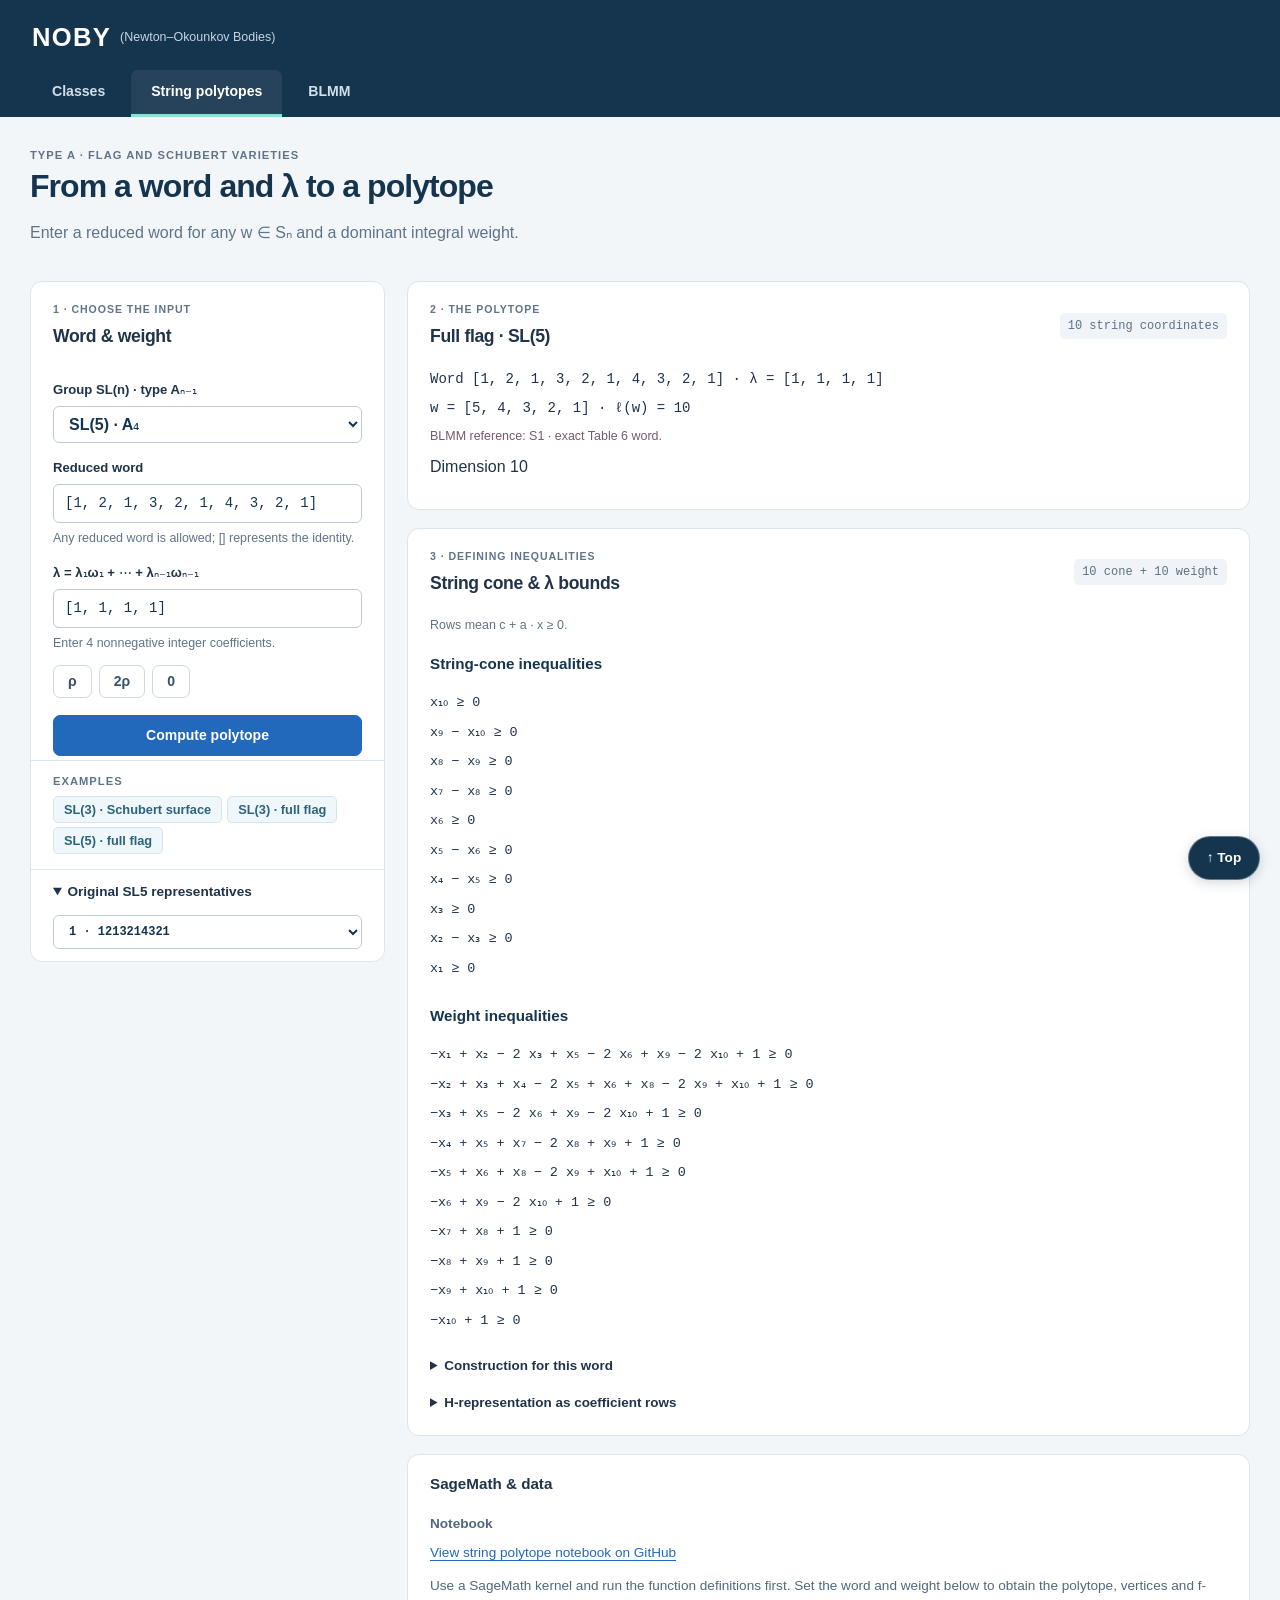
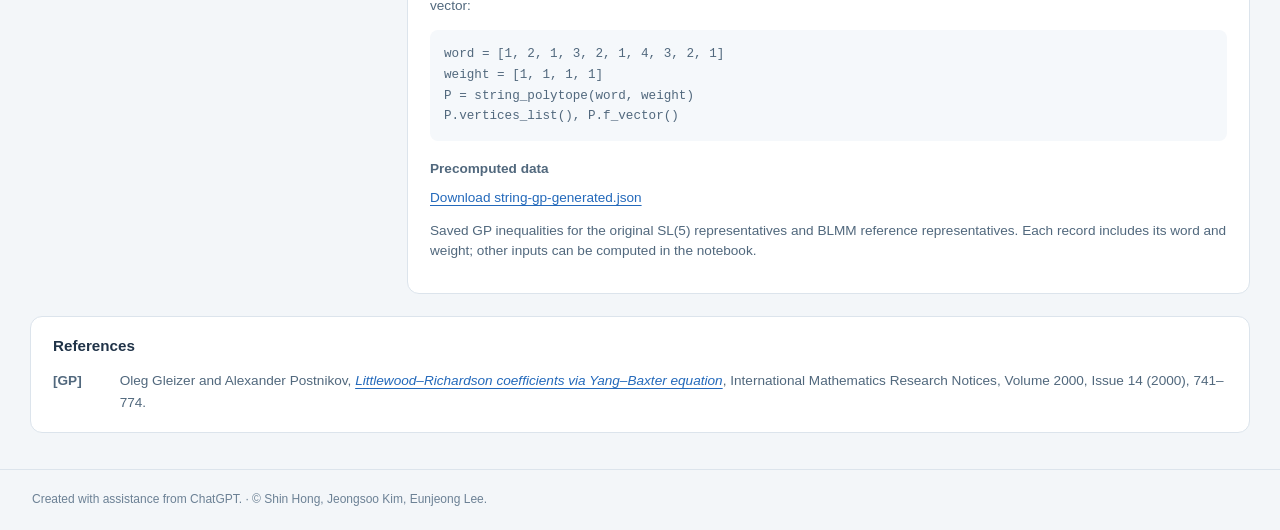
<file: docs/strings.html>
<!doctype html>
<html lang="en"><head><meta charset="utf-8"><meta name="viewport" content="width=device-width, initial-scale=1">
<title>NOBY · String polytopes</title><link rel="stylesheet" href="style.css"><link rel="stylesheet" href="strings.css">
<script defer src="data/string-words.js"></script><script defer src="engine.js"></script><script defer src="string-engine.js"></script><script defer src="string-plot.js"></script><script defer src="strings.js"></script></head>
<body><header id="strings-top" class="masthead site-masthead" tabindex="-1"><div class="site-topbar"><a class="brand" href="index.html">NOBY<span class="brand-expansion">(Newton–Okounkov Bodies)</span></a></div><nav class="site-tabs" aria-label="Main navigation"><a href="index.html">Classes</a><a href="strings.html" aria-current="page">String polytopes</a><a href="blmm.html">BLMM</a></nav></header>
<main class="string-page">
  <div class="string-intro"><span class="eyebrow">TYPE A · FLAG AND SCHUBERT VARIETIES</span><h1>From a word and λ to a polytope</h1><p>Enter a reduced word for any w ∈ Sₙ and a dominant integral weight.</p></div>
  <div class="string-workspace">
    <aside class="panel string-input-panel"><div class="panel-heading"><div><span class="eyebrow">1 · CHOOSE THE INPUT</span><h2>Word &amp; weight</h2></div></div>
      <form id="string-form" class="string-form">
        <label for="string-n">Group SL(n) · type Aₙ₋₁</label><select id="string-n"><option value="2">SL(2) · A₁</option><option value="3">SL(3) · A₂</option><option value="4">SL(4) · A₃</option><option value="5" selected>SL(5) · A₄</option><option value="6">SL(6) · A₅</option><option value="7">SL(7) · A₆</option><option value="8">SL(8) · A₇</option></select>
        <label for="string-word">Reduced word</label><input id="string-word" value="[1,2,1,3,2,1,4,3,2,1]" autocomplete="off" spellcheck="false" aria-describedby="string-word-help"><p id="string-word-help" class="small-note">Any reduced word is allowed; [] represents the identity.</p>
        <label for="string-weight">λ = λ₁ω₁ + ⋯ + λₙ₋₁ωₙ₋₁</label><input id="string-weight" value="[1,1,1,1]" autocomplete="off" spellcheck="false" aria-describedby="string-weight-help"><p id="string-weight-help" class="small-note">Enter four nonnegative integer coefficients.</p>
        <div class="string-weight-buttons"><button type="button" class="secondary" id="weight-rho">ρ</button><button type="button" class="secondary" id="weight-2rho">2ρ</button><button type="button" class="secondary" id="weight-zero">0</button></div>
        <button id="string-compute" type="submit">Compute polytope</button>
        <div id="string-status" class="status" role="status" aria-live="polite"></div>
      </form>
      <div class="string-examples"><span class="eyebrow">EXAMPLES</span><button type="button" class="seed-chip" id="example-schubert">SL(3) · Schubert surface</button><button type="button" class="seed-chip" id="example-flag">SL(3) · full flag</button><button type="button" class="seed-chip" id="example-sl5">SL(5) · full flag</button></div>
      <details id="original-word-options" class="string-originals" open><summary>Original SL5 representatives</summary><label for="original-word" class="visually-hidden">Original representative</label><select id="original-word"></select></details>
    </aside>
    <section id="string-result" class="string-output" hidden aria-label="Computed string polytope">
      <section class="panel"><div class="panel-heading"><div><span class="eyebrow">2 · THE POLYTOPE</span><h2 id="string-result-title"></h2></div><span id="string-dimension" class="count"></span></div>
        <div class="string-result-body"><p id="string-input-summary" class="mono"></p><p id="string-permutation" class="mono"></p><p id="string-reference" class="small-note"></p><p id="string-geometry-summary"></p><p id="string-geometry-note" class="small-note"></p>
          <div id="string-plot-wrap" hidden>
            <svg id="string-plot" viewBox="0 0 540 330" role="img" aria-label="Polytope and all lattice points. Drag or use arrow keys to rotate a three-dimensional view." aria-describedby="string-plot-note"></svg>
            <div id="string-rotation-label" class="string-view-controls" hidden><label for="string-rotation">Rotation <input id="string-rotation" type="range" min="0" max="360" value="35"></label><button type="button" id="string-view-reset" class="secondary">Reset view</button></div>
            <p id="string-lattice-summary" role="status"></p>
            <div id="string-lattice-legend" class="string-lattice-legend"><span><i class="lattice-interior"></i>Interior</span><span><i class="lattice-boundary"></i>Boundary</span><span><i class="lattice-vertex"></i>Vertex</span></div>
            <p id="string-plot-note" class="small-note"></p><p id="string-point-info" class="small-note mono" aria-live="polite"></p>
            <details id="string-lattice-details"><summary>All lattice-point coordinates</summary><pre id="string-lattice-points"></pre></details>
          </div>
          <details id="string-vertices-details" hidden><summary>Exact vertices</summary><pre id="string-vertices"></pre></details>
        </div>
      </section>
      <section class="panel"><div class="panel-heading"><div><span class="eyebrow">3 · DEFINING INEQUALITIES</span><h2>String cone &amp; λ bounds</h2></div><span id="string-row-count" class="count"></span></div>
        <div class="string-result-body"><p class="small-note">Rows mean c + a · x ≥ 0.</p><h3>String-cone inequalities</h3><div id="string-cone-rows" class="string-rows"></div><h3>Weight inequalities</h3><div id="string-weight-rows" class="string-rows"></div>
          <details><summary>Construction for this word</summary><p id="string-completion" class="mono"></p><p id="string-face-note" class="small-note"></p><details><summary>GP path witnesses</summary><pre id="string-path-witnesses"></pre></details></details>
          <details><summary>H-representation as coefficient rows</summary><pre id="string-H"></pre></details>
        </div>
      </section>
      <section class="panel reproduction-panel"><h2>SageMath &amp; data</h2><div class="notes-content">
        <h3>Notebook</h3>
        <p><a href="https://github.com/eunjeonglee-math/flag_NOpolytopes/blob/main/notebooks/String_polytope_inequalities.ipynb" target="_blank" rel="noopener">View string polytope notebook on GitHub</a></p>
        <p>Use a SageMath kernel and run the function definitions first. Set the word and weight below to obtain the polytope, vertices and f-vector:</p>
        <pre id="string-sage-input"></pre>
        <h3>Precomputed data</h3>
        <p><a href="data/string-gp-generated.json" download="string-gp-generated.json">Download string-gp-generated.json</a></p>
        <p>Saved GP inequalities for the original SL(5) representatives and BLMM reference representatives. Each record includes its word and weight; other inputs can be computed in the notebook.</p>
      </div></section>
    </section>
  </div>
  <section id="string-references" class="panel references-panel"><h2>References</h2><div class="notes-content">
    <ul class="reference-list" role="list"><li><strong class="reference-label">[GP]</strong><span>Oleg Gleizer and Alexander Postnikov, <a href="https://doi.org/10.1155/S1073792800000416" target="_blank" rel="noopener"><em>Littlewood–Richardson coefficients via Yang–Baxter equation</em></a>, International Mathematics Research Notices, Volume 2000, Issue 14 (2000), 741–774.</span></li></ul>
  </div></section>
  <a class="blmm-top-button" href="#strings-top" aria-label="Back to top">↑ Top</a>
</main><footer><span class="footer-credit">Created with assistance from ChatGPT. · © Shin Hong, Jeongsoo Kim, Eunjeong Lee.</span></footer>
</body></html>
</file>
<file: docs/style.css>
:root{font-family:Inter,"Segoe UI",Arial,sans-serif;color:#203348;background:#f3f6f9;font-synthesis:none;--navy:#15354f;--blue:#2369bb;--teal:#087f86;--border:#dce4ec;--muted:#607388;--mono:"Cascadia Code","SFMono-Regular",Consolas,monospace}*{box-sizing:border-box}body{margin:0;font-size:16px;line-height:1.5}a{color:var(--blue);text-underline-offset:3px}button,input,select{font:inherit}button,select{cursor:pointer}button{border:1px solid var(--blue);border-radius:7px;background:var(--blue);color:white;padding:9px 15px;font-size:.875rem;font-weight:600;white-space:nowrap;transition:background .15s,box-shadow .15s}button:hover{background:#185593}button:disabled{opacity:.42;cursor:not-allowed}button:focus-visible,a:focus-visible,select:focus-visible,input:focus-visible,summary:focus-visible,[tabindex]:focus-visible{outline:3px solid #ef9f3c;outline-offset:3px}button.secondary{color:#38516b;background:white;border-color:#cdd8e2}button.secondary:hover{background:#eaf1f8}input,select{border:1px solid #bdcbd8;border-radius:6px;background:white;color:var(--navy);padding:8px 11px}input{width:100%;min-width:0;font-family:var(--mono);font-size:.875rem}select{min-width:86px;font-weight:600}.masthead{display:flex;align-items:center;gap:28px;flex-wrap:wrap;min-height:84px;padding:18px 32px;background:var(--navy);color:white}.brand{display:flex;align-items:center;gap:11px;text-decoration:none;color:white;font-size:1.6rem;font-weight:750;letter-spacing:.05em}.brand svg{width:29px;height:29px;fill:#72d8cf;stroke:#72d8cf;stroke-width:1.5}.brand svg path{fill:none}.brand span{font-size:.9rem;letter-spacing:0;font-weight:400;color:#c4d4e3;border-left:1px solid #4c6276;margin-left:8px;padding-left:18px}.dimension-control{display:flex;align-items:center;gap:13px;margin-left:auto}.dimension-control label{font-size:1.05rem}.dimension-control select{border:0}.finite-label{font-size:.875rem;color:#d8e4f0;white-space:nowrap}.finite-label strong{display:inline-block;border-radius:4px;padding:3px 10px;background:#247379;color:white;margin-left:5px}.finite-label strong.infinite{background:#5d536f}.source-link{color:#cfdeeb;font-size:.875rem;text-decoration:none}main{max-width:2100px;margin:auto;padding:0 30px 36px}.context-line{display:flex;gap:15px;justify-content:space-between;flex-wrap:wrap;padding:17px 0;color:var(--muted);font-size:.8rem}.context-line span:first-child{font-weight:600;color:#405a73}.toolbar{display:flex;gap:25px;align-items:center;flex-wrap:wrap;padding:19px 23px;background:white;border:1px solid var(--border);border-radius:12px}.eyebrow{font-size:.7rem;letter-spacing:.09em;font-weight:700;color:var(--muted);display:block;margin-bottom:5px}h1{font-size:1.65rem;margin:0;line-height:1.15;letter-spacing:-.03em;color:var(--navy)}.seed-heading{min-width:155px}#sequence-form{flex:1;min-width:200px;max-width:590px}#sequence-form label{font-size:.8rem;color:#4b6279;display:block;margin-bottom:6px}.sequence-input{display:flex;gap:7px}.history-buttons{display:flex;gap:8px;flex-wrap:wrap;margin-left:auto}.status{font-size:.85rem;min-height:39px;padding:9px 3px;color:#506b83}.status.error{color:#a12d37}.status.busy::before{content:"";display:inline-block;width:11px;height:11px;border:2px solid #adc3db;border-top-color:var(--blue);border-radius:50%;margin-right:8px;animation:spin 1s linear infinite}@keyframes spin{to{transform:rotate(360deg)}}.workspace{display:flex;gap:20px;align-items:flex-start}.panel{background:white;border:1px solid var(--border);border-radius:12px;min-width:0;overflow:hidden}.panel-heading{display:flex;align-items:center;justify-content:space-between;gap:12px;padding:20px 22px 12px}.panel-heading h2{margin:0;font-size:1.1rem;letter-spacing:-.02em;font-weight:650}.panel-heading .eyebrow{font-size:.66rem}.count{font-family:var(--mono);font-size:.75rem;padding:4px 8px;border-radius:5px;background:#f0f4f8;color:#5d7184;white-space:nowrap}.graph-panel{width:330px;min-width:245px;max-width:55%;flex:0 0 auto;resize:horizontal;overflow:auto;position:sticky;top:18px}.graph-panel[hidden]{display:none}.graph-panel svg{width:100%;max-height:520px;display:block;overflow:visible}.graph-footer{display:flex;gap:6px;align-items:center;justify-content:center;flex-wrap:wrap;padding:8px 12px;font-size:.72rem;color:var(--muted)}.legend-dot{display:inline-block;width:9px;height:9px;border-radius:50%;margin-left:5px}.legend-dot.selected{background:var(--blue)}.legend-dot.equivalent{background:#bfe3e5;border:1px solid var(--teal)}.small-note{font-size:.78rem;color:var(--muted);line-height:1.55}.panel>p.small-note{margin:8px 22px 18px}.resize-note{font-size:.7rem!important;color:#8493a3!important}.detail-column{min-width:0;flex:1;display:flex;flex-direction:column;gap:18px}.top-grid{display:grid;grid-template-columns:minmax(0,1.05fr) minmax(0,1fr);gap:18px}.quiver-scroll{height:300px;overflow:auto;display:flex;align-items:flex-start;justify-content:center;padding:8px 10px}.quiver-scroll svg{width:100%;height:100%;flex-shrink:0;min-height:260px}.quiver-legend{display:flex;gap:18px;flex-wrap:wrap;padding:10px 22px 18px;font-size:.75rem;color:var(--muted)}.quiver-legend span{display:flex;align-items:center;gap:6px}.mutable-symbol,.frozen-symbol{width:10px;height:10px;display:inline-block;border-radius:50%;background:var(--blue)}.frozen-symbol{border-radius:3px;border:1px solid #8699aa;background:#e8eef4}.zoom-buttons{display:flex;gap:3px}.icon-button{background:white;color:#56718d;border:1px solid #dce4ec;border-radius:5px;font-size:.75rem;padding:4px 8px}.icon-button:hover{background:#eaf1f8}.matrix-scroll{overflow:auto;max-height:300px;padding:8px 18px 0;min-height:230px}.matrix-scroll table{border-collapse:separate;border-spacing:0;margin:auto;font-family:var(--mono);font-size:.85rem}.matrix-scroll td{text-align:center;padding:7px 10px;min-width:35px}.matrix-scroll th{font-family:var(--mono);font-size:.7rem;font-weight:400;color:#8493a3;padding:6px}.matrix-scroll td.negative{color:#ae5662}.matrix-scroll td.positive{color:#166ba0}.matrix-scroll td.zero{color:#b2bdc8}.matrix-scroll tbody tr:nth-child(odd){background:#f8fafc}.matrix-scroll tr.frozen-start td,.matrix-scroll tr.frozen-start th{border-top:1px dashed #b9c9d7}.matrix-scroll tr.last-mutated{background:#e7f3f6!important}.matrix-scroll td.column-mutated{background:#d4e8ed70}.invariants-panel{display:grid;grid-template-columns:1fr 1fr;padding:18px 22px;gap:20px}.invariant{min-width:0}.invariant:last-child:nth-child(3){grid-column:1/-1;border-top:1px solid #edf1f5;padding-top:15px}.mono{font-family:var(--mono);font-size:.875rem;overflow-wrap:anywhere}.seed-chip{display:inline-block;padding:3px 10px;border:1px solid #d5e5ed;background:#f0f7fa;color:#2c637c;border-radius:5px;margin:1px 5px 3px 0;font-size:.8rem}.seed-chip:hover{background:#d9eef2}.reduced-word{display:inline-block;background:#f5f7fa;padding:4px 8px;margin:2px 8px 2px 0;border-radius:4px;font-size:.8rem}.muted{color:var(--muted);font-size:.83rem}.h-toolbar{display:flex;align-items:center;justify-content:space-between;gap:12px;padding:4px 22px 9px;flex-wrap:wrap}.segmented{display:flex;gap:2px;padding:3px;background:#f0f4f8;border-radius:7px}.segmented button{border:0;background:transparent;color:#62758a;font-size:.75rem;font-weight:500;padding:6px 11px;border-radius:5px}.segmented button.active{background:white;color:var(--navy);box-shadow:0 1px 3px #233a4c1a}.h-note{margin:2px 22px 10px!important}.inequalities{padding:4px 22px 20px;max-height:410px;overflow:auto}.inequality{display:flex;align-items:baseline;gap:16px;padding:8px 10px;font-family:var(--mono);font-size:.85rem;white-space:nowrap;min-width:max-content;line-height:1.4}.inequality:nth-child(odd){background:#f6f8fb}.row-number{color:#9aa9b7;font-size:.67rem;min-width:22px;user-select:none}.inequality .constant{color:#5f7385}.inequality sub{font-size:.7em}.variables-panel summary,.conventions summary{cursor:pointer;padding:17px 22px;font-size:.95rem;font-weight:600;list-style-position:inside}.variables-panel summary .small-note{margin-left:10px;font-weight:400}.variables{padding:0 22px 12px;max-height:330px;overflow:auto}.variable-row{font-family:var(--mono);font-size:.8rem;display:flex;gap:14px;padding:8px 0;border-bottom:1px solid #edf1f5;overflow-wrap:anywhere}.variable-row span:first-child{color:var(--blue);min-width:35px}.variable-row span:last-child{min-width:0}.notes-content{padding:0 22px 18px;font-size:.85rem;color:#51687d}.notes-content p{margin:8px 0 13px}footer{border-top:1px solid var(--border);padding:20px 32px;display:flex;gap:16px;flex-wrap:wrap;color:#8292a2;font-size:.75rem}footer>span:first-child{color:#6c8195}#footer-state{margin-left:auto}.graph-edge{stroke:#cbd7e2;stroke-width:1.6}.graph-node{cursor:pointer}.graph-node circle{fill:#fff;stroke:#aebfce;stroke-width:1.5;transition:fill .15s}.graph-node text{font:12px var(--mono);fill:#526b81;pointer-events:none}.graph-node.equivalent circle{fill:#d7eeef;stroke:#78adb2}.graph-node.current circle{fill:var(--blue);stroke:var(--blue);stroke-width:2}.graph-node.current text{fill:white;font-weight:bold}.graph-node:hover circle{stroke:var(--blue);stroke-width:3}.quiver-node{cursor:pointer}.quiver-node circle{fill:var(--blue);stroke:white;stroke-width:2}.quiver-node:hover circle{fill:#0c4a88;stroke:#79a9d6;stroke-width:3}.quiver-node.frozen{cursor:default}.quiver-node.frozen rect{fill:#e8eff5;stroke:#a9bbca;stroke-width:1.5}.quiver-node text{font:12px var(--mono);fill:white;pointer-events:none}.quiver-node.frozen text{fill:#526d84}.quiver-node.last circle{fill:#087f86}.arrow-label{font:10px var(--mono);fill:#526f88;paint-order:stroke;stroke:white;stroke-width:4px;stroke-linejoin:round}.quiver-edge{stroke:#8b9eb0;stroke-width:1.5;fill:none}.quiver-edge.frozen-edge{stroke:#b2c1ce}.graph-node:focus-visible,.quiver-node:focus-visible{outline:none}.graph-node:focus-visible circle,.quiver-node:focus-visible circle{stroke:#ef9f3c;stroke-width:4}
@media(min-width:1650px){.graph-panel{width:390px}.quiver-scroll{height:350px}.matrix-scroll{max-height:350px;min-height:280px}.inequalities{max-height:490px}}
@media(max-width:1150px){.top-grid{grid-template-columns:1fr}.quiver-scroll{height:300px}.matrix-scroll{min-height:0;max-height:270px}.graph-panel{width:285px}.history-buttons{margin-left:0}.masthead{gap:18px}.brand span{display:none}.invariants-panel{grid-template-columns:1fr}.invariant:last-child:nth-child(3){grid-column:auto}}
@media(max-width:780px){main{padding:0 14px 25px}.masthead{padding:15px 18px;gap:15px}.dimension-control{margin-left:0;gap:9px;flex:1;justify-content:flex-end}.source-link{display:none}.finite-label{font-size:.75rem}.brand{font-size:1.35rem}.brand svg{width:23px;height:23px}.context-line{font-size:.72rem;padding:13px 1px;gap:5px}.toolbar{padding:16px;gap:15px}#sequence-form{max-width:none}.seed-heading{min-width:110px}h1{font-size:1.4rem}.history-buttons{width:100%}.history-buttons button{flex:1;padding:8px 9px;font-size:.78rem}.workspace{flex-direction:column;gap:15px}.graph-panel{position:static;resize:none;width:100%;max-width:none;min-width:0}.graph-panel svg{height:290px}.graph-panel .small-note{margin-bottom:12px}.resize-note{display:none}.detail-column{width:100%;gap:15px}.top-grid{gap:15px}.panel-heading{padding:17px 18px 10px}.invariants-panel{padding:17px 18px;gap:16px}.panel-heading h2{font-size:1.05rem}.quiver-scroll{height:280px}.variables-panel summary .small-note{display:block;margin-left:17px}.h-toolbar{padding:4px 16px 9px}.inequalities{padding:3px 12px 16px}.inequality{font-size:.8rem;gap:9px}.h-note{margin-left:18px!important}.variable-row{font-size:.78rem}footer{padding:17px 18px;gap:7px}#footer-state{margin-left:0;width:100%}}
@media(prefers-reduced-motion:reduce){*{transition:none!important;animation:none!important}}
.quiver-scroll{display:block}.quiver-scroll svg{display:block;margin:0 auto}
dialog{width:min(780px,calc(100% - 28px));max-height:90vh;padding:24px;border:1px solid var(--border);border-radius:12px;color:var(--navy)}dialog::backdrop{background:#17324db3}.export-heading{display:flex;gap:15px;align-items:center;justify-content:space-between}.export-heading h2{font-size:1.2rem;margin:0}#export-json{width:100%;height:50vh;resize:vertical;border:1px solid var(--border);border-radius:7px;padding:14px;font:13px/1.5 var(--mono);color:#334e66;background:#f8fafc}.export-actions{display:flex;align-items:center;gap:12px;flex-wrap:wrap;margin-top:15px}.download-button{display:inline-block;padding:9px 15px;border-radius:7px;background:var(--blue);color:white;text-decoration:none;font-size:.875rem;font-weight:600}
/* Brick rows and full-height exchange matrices (up to the 15 rows for n=6). */
.quiver-scroll{height:var(--seed-view-height,300px)}
.matrix-panel{display:flex;flex-direction:column}
.matrix-scroll{flex:1;min-height:0;max-height:none;padding-bottom:12px}
.brick-row{fill:#f6f9fc;stroke:#cfdae5;stroke-width:1}
.brick-joint{stroke:#cfdae5;stroke-width:1}
.brick-label{font:11px var(--mono);fill:#8296aa}
@media(max-width:1150px){.quiver-scroll{height:clamp(300px,65vw,440px)}}
@media(max-width:780px){.quiver-scroll{height:clamp(280px,88vw,390px)}}
.sequence-list{display:flex;flex-wrap:wrap;align-items:flex-start;gap:6px}
.sequence-chip{font-family:var(--mono);font-size:.8rem;white-space:normal;overflow-wrap:anywhere;text-align:left;max-width:100%;line-height:1.55;margin:0;padding:6px 10px}
.sequence-chip[aria-pressed="true"]{border-color:var(--teal);background:#dceff0;color:#18585e}
#equivalent-note{margin:3px 0 10px}
.graph-footer[hidden]{display:none}
.symmetry-axes line{stroke:#d18c9a;stroke-width:1;stroke-dasharray:4 5;opacity:.7}
.symmetry-axes text{font:italic 16px Georgia,serif;fill:#9b6271}
.symmetric .graph-edge{stroke:#94a5b6;stroke-width:1.65}
.symmetric [data-polytope-class="0"],.class-swatches [data-polytope-class="0"]{--class-fill:#fbe0e6;--class-stroke:#bb8190}
.symmetric [data-polytope-class="1"],.class-swatches [data-polytope-class="1"]{--class-fill:#ffeddc;--class-stroke:#ba9675}
.symmetric [data-polytope-class="2"],.class-swatches [data-polytope-class="2"]{--class-fill:#fff5c9;--class-stroke:#b9a360}
.symmetric [data-polytope-class="3"],.class-swatches [data-polytope-class="3"]{--class-fill:#e5e0fb;--class-stroke:#978bbc}
.symmetric [data-polytope-class="4"],.class-swatches [data-polytope-class="4"]{--class-fill:#dbf2de;--class-stroke:#83ad8a}
.symmetric .graph-node circle{fill:var(--class-fill);stroke:var(--class-stroke)}
.symmetric .graph-node.equivalent circle{stroke:var(--teal);stroke-width:2}
.symmetric .graph-node.current circle{stroke:var(--blue);stroke-width:3.5}
.symmetric .graph-node.current text{fill:var(--navy)}
.symmetric .graph-node:hover circle{stroke:var(--blue);stroke-width:3}
.symmetric .graph-node:focus-visible circle{stroke:#ef9f3c;stroke-width:4}
.legend-dot.current-ring{border:2px solid var(--blue);background:transparent;width:11px;height:11px}
.class-swatches{display:inline-flex;gap:2px;margin-left:6px}
.class-swatches i{width:8px;height:8px;border-radius:50%;background:var(--class-fill);border:1px solid var(--class-stroke)}
.symmetry-caption{text-align:center;color:#78596b;font-size:.72rem;margin:3px 12px 8px}
.symmetry-source{font-size:.7rem;color:var(--muted);line-height:1.5;margin:0 22px 12px}
@media(max-width:780px){#graph.symmetric{height:auto}}
/* BLMM references stay separate from the live cluster-coordinate display. */
#blmm-section[hidden],.blmm-weight-block[hidden]{display:none}
#blmm-section{grid-column:1/-1}
.blmm-back{color:white;margin-left:auto}
.blmm-page{max-width:1400px;margin:auto;padding-top:24px}
.blmm-intro,.blmm-card{padding:24px;margin-bottom:20px;min-width:0}
.blmm-intro h1{margin:8px 0 16px}.blmm-card h2{margin:0}
.blmm-pair-nav{display:flex;gap:8px;flex-wrap:wrap;margin:10px 0}
.blmm-pair-nav a{display:inline-block;padding:5px 12px;border:1px solid var(--border);border-radius:6px;background:#f3f8fc;text-decoration:none}
.blmm-controls{display:flex;align-items:center;gap:12px;flex-wrap:wrap;margin:20px 0}
#blmm-weight-status{font-size:.85rem;color:var(--muted)}
.blmm-card-grid{display:grid;grid-template-columns:repeat(2,minmax(0,1fr));gap:20px;align-items:start}
.blmm-card-grid .blmm-card{margin:0 0 20px}
.blmm-word{font-size:.85rem;overflow-wrap:anywhere}
.blmm-formulas{font-family:var(--mono);font-size:.9rem;line-height:2.2;background:#f6f9fc;border-radius:8px;padding:16px;overflow-wrap:anywhere}
.blmm-formulas sub{line-height:0}.blmm-vector{font-size:.85rem;overflow-wrap:anywhere}
.blmm-matrix,.blmm-table-scroll{overflow-x:auto;max-width:100%;margin-top:12px}
.blmm-matrix table{font-family:var(--mono);border-collapse:collapse;margin:10px auto}
.blmm-matrix td{padding:3px 9px;text-align:right;white-space:nowrap}
.blmm-table{border-collapse:collapse;width:100%;font-size:.85rem}
.blmm-table th,.blmm-table td{padding:12px;text-align:left;border-bottom:1px solid var(--border)}
.blmm-table thead{background:#eef4f9}.blmm-table td.mono{white-space:nowrap}
.blmm-card:target,.blmm-table tr:target{background:#fff8e7;outline:2px solid #d79b3c;outline-offset:2px}
.blmm-card,.blmm-table tr{scroll-margin-top:20px}
@media(max-width:1000px){.blmm-card-grid{grid-template-columns:1fr}}
.visually-hidden{position:absolute;width:1px;height:1px;overflow:hidden;clip-path:inset(50%);white-space:nowrap}
#identical-section{grid-column:1/-1;border-top:1px solid var(--border);padding-top:16px}
#affine-toggle{margin-top:12px}
#affine-panel{grid-column:1/-1;padding:18px;border:1px solid #bdd3e6;border-radius:10px;background:#f7fafc;min-width:0}
#affine-panel[hidden],#affine-result[hidden]{display:none}
#affine-panel h2{font-size:1.1rem;margin:0 0 8px}
.affine-selectors{display:flex;gap:10px;align-items:end;flex-wrap:wrap;margin-top:14px}
.affine-selectors label{flex:1;min-width:180px;font-size:.8rem;font-weight:600}.affine-selectors select{display:block;width:100%;max-width:100%;margin-top:5px;font-family:var(--mono);font-size:.78rem}
.affine-equation{font:1.25rem Cambria,"Times New Roman",serif}.affine-matrix{overflow:auto;font: .85rem/1.7 var(--mono);padding:12px;background:white;border:1px solid var(--border);border-radius:8px}
#affine-status{font-size:.82rem;color:var(--teal)}#affine-export{margin-top:12px}
.seed-chip.affine-source-chip{outline:2px solid #2369bb;outline-offset:1px}.seed-chip.affine-target-chip{box-shadow:inset 0 0 0 2px #b56d1c}
.footer-credit{flex-basis:100%;font-size:.75rem;line-height:1.6;color:#607388}
.graph-citation{border-top:1px solid var(--border);padding-top:12px;line-height:1.6}.graph-citation[hidden]{display:none}
#identical-words-details{margin-top:12px}#identical-words-details summary{cursor:pointer;color:var(--blue);font-size:.86rem}
#identical-more{margin-top:10px}#identical-more[hidden]{display:none}
#input-mode{margin-bottom:7px;max-width:100%;font-weight:600;padding:5px 28px 5px 9px}
.path-explanation{padding:12px 20px;background:#eaf1f7;border-radius:0 0 10px 10px;font-size:.82rem;line-height:1.6;overflow-wrap:anywhere}
.path-explanation p{margin:3px 0}.path-formula{display:flex;flex-wrap:wrap;gap:6px 20px}
.path-formula>span:first-child{font-family:Cambria,"Times New Roman",serif;font-size:1.05rem;color:var(--navy)}
.path-formula>span:last-child{color:var(--muted)}
#word-route>p{font-family:var(--mono);margin-top:8px}#word-route[hidden]{display:none}
#word-route details{margin-top:5px}#word-route summary{cursor:pointer;color:var(--blue)}
@media(max-width:780px){.path-explanation{padding:12px 16px}.path-formula{display:block}.path-formula>span{display:block}}
@media(max-width:780px){.blmm-intro,.blmm-card{padding:18px}.blmm-formulas{font-size:.8rem;padding:12px}.blmm-back{font-size:.8rem}}
/* Type/rank controls remain usable when the extra Lie-family selector wraps. */
.dimension-control{flex-wrap:wrap;min-width:0}
@media(max-width:780px){.dimension-control{flex-basis:100%;justify-content:flex-start}.dimension-control label{font-size:.85rem}.dimension-control select{max-width:100%}}
.graph-color-control{display:flex;gap:7px;align-items:center;flex-wrap:wrap;margin:5px 20px 12px;font-size:.75rem;color:var(--muted)}
.graph-color-control select{font-size:.75rem;padding:6px;min-width:0;max-width:100%}
.b2-symmetry-details{font-size:.72rem;color:var(--muted);margin:8px 22px 16px}
.b2-symmetry-details summary{cursor:pointer;font-weight:600}
.b2-symmetry-details p{margin:7px 0}
.word-seed-badge rect{fill:#15354f;stroke:white;stroke-width:1.5}
.graph-node .word-seed-badge text,.graph-node.current .word-seed-badge text{fill:white;font:700 9px "Segoe UI",sans-serif;letter-spacing:.4px}
.word-seed-key{display:inline-block;padding:1px 5px;border-radius:4px;background:#15354f;color:white;font-size:.65rem;font-weight:700;letter-spacing:.4px}
.graph-word-legend{text-align:center;margin-bottom:7px!important}
.b2-word-links{display:flex;gap:6px;flex-wrap:wrap;margin:0 20px 13px}
.b2-word-links .seed-chip{font-size:.7rem}
#b2-graph-note>p.small-note{margin:8px 22px 12px;overflow-wrap:anywhere}
#b2-symmetry-pairs{white-space:pre-line;line-height:1.65}
/* Shared navigation and the main equivalence-class catalogue. */
.site-masthead{display:block;padding:18px 32px 0;min-height:0}.site-topbar{display:flex;align-items:center;justify-content:space-between;gap:20px;padding-bottom:14px}.site-masthead .brand{gap:9px;flex-wrap:wrap}.site-masthead .brand-expansion{display:inline;font-size:.78rem;font-weight:400;letter-spacing:0;color:#c4d4e3;border:0;margin:0;padding:0}.site-tabs{display:flex;gap:6px;align-items:stretch}.site-tabs a{display:block;padding:11px 20px;color:#d1dfeb;font-size:.88rem;font-weight:600;text-decoration:none;border-bottom:3px solid transparent;border-radius:7px 7px 0 0;white-space:nowrap}.site-tabs a:hover{background:#ffffff0d;color:white}.site-tabs a[aria-current=page]{background:#ffffff12;border-bottom-color:#8fe0d3;color:white}.class-page-heading{display:flex;align-items:center;justify-content:space-between;flex-wrap:wrap;gap:18px;padding-top:25px}.class-page-heading p{margin:6px 0 0}.class-page-heading .dimension-control{margin:0;flex-wrap:wrap}.class-page-heading .dimension-control select{border:1px solid #bdcbd8}.class-page-heading .finite-label{color:var(--muted)}.class-catalogue{margin:0 0 22px}.class-controls{display:flex;align-items:center;flex-wrap:wrap;gap:12px;padding:18px 22px 0}.class-controls label{font-size:.85rem;font-weight:600}.class-list{max-height:340px;overflow:auto;padding:0 22px 18px}.class-list table{border-collapse:collapse;width:100%;font-size:.83rem}.class-list th{text-align:left;white-space:nowrap;font-weight:500}.class-list thead th{position:sticky;top:0;background:white;color:var(--muted);font-size:.74rem;border-bottom:1px solid var(--border);z-index:1}.class-list td,.class-list th{padding:9px 12px;border-bottom:1px solid #edf1f5}.class-list tbody tr:last-child>*{border-bottom:0}.class-list tbody th{width:145px;color:var(--navy)}.class-list .seed-chip{min-width:35px}#seed-title{margin:0;font-size:1.65rem;line-height:1.15;color:var(--navy);scroll-margin-top:18px}@media(max-width:780px){.site-masthead{padding:15px 18px 0}.site-topbar{padding-bottom:10px}.site-masthead .brand{font-size:1.35rem}.site-masthead .brand-expansion{font-size:.68rem}.site-tabs{gap:2px}.site-tabs a{padding:10px 12px;font-size:.8rem}.class-page-heading{padding-top:20px}.class-page-heading .dimension-control{justify-content:flex-start}.class-controls{padding:14px 16px 0}.class-list{padding:0 8px 12px;max-height:300px}.class-list tbody th{width:100px}.class-list td,.class-list th{padding:8px}.class-controls .count{margin-left:auto}}@media(max-width:370px){.site-tabs a{padding:10px;font-size:.75rem}.site-masthead .brand-expansion{font-size:.62rem}}
.blmm-top-button{position:fixed;right:max(20px,env(safe-area-inset-right));bottom:max(20px,env(safe-area-inset-bottom));z-index:20;display:flex;align-items:center;justify-content:center;min-width:72px;min-height:44px;padding:10px 16px;border:1px solid #ffffff55;border-radius:24px;background:var(--navy);color:white;font-size:.85rem;font-weight:600;text-decoration:none;box-shadow:0 3px 12px #15354f30}.blmm-top-button:hover{background:var(--blue)}
#h-note:empty,#identical-note:empty{display:none}
.references-panel{padding:18px 22px}.references-panel h2{font-size:.95rem;font-weight:600;line-height:1.5;letter-spacing:0;margin:0 0 12px}.references-panel .notes-content{padding:0;font-size:.85rem;color:#51687d}.references-panel .notes-content p{margin:8px 0 13px}.references-panel .notes-content p:last-child{margin-bottom:0}.blmm-page>.references-panel,.string-page>.references-panel{margin-top:22px}@media(max-width:780px){.references-panel{padding:17px 18px}}
.reference-list{list-style:none;margin:0;padding:0}.reference-list li{display:grid;grid-template-columns:4.2em minmax(0,1fr);column-gap:.7em;align-items:baseline;margin:0 0 14px;line-height:1.65}.reference-list li:last-child{margin-bottom:0}.reference-label{white-space:nowrap}.reference-list li>span{overflow-wrap:anywhere}
.reproduction-panel{padding:18px 22px;min-width:0}.reproduction-panel h2{font-size:.95rem;font-weight:600;line-height:1.5;margin:0 0 12px}.reproduction-panel .notes-content{padding:0;font-size:.85rem;color:#51687d}.reproduction-panel h3{font-size:.85rem;margin:18px 0 8px}.reproduction-panel p{margin:8px 0 13px;overflow-wrap:anywhere}.reproduction-panel pre{font:.79rem/1.65 var(--mono);background:#f5f8fb;padding:14px;border-radius:8px;overflow:auto;max-height:330px}.reproduction-panel code{font-family:var(--mono);font-size:.92em}@media(max-width:780px){.reproduction-panel{padding:17px 18px}}
</file>
<file: docs/wiring.css>
/* Diagrams use natural pixel sizes; text is never enlarged to fill the panel. */
.top-grid{align-items:start}
.quiver-scroll{height:auto;max-height:360px;overflow:auto;padding:12px}
.quiver-scroll svg{min-height:0;max-width:none;display:block;margin:auto}
.quiver-scroll[hidden],#wiring-panel[hidden]{display:none}
.matrix-scroll{max-height:360px;min-height:0}
.wiring-toolbar{display:flex;align-items:center;flex-wrap:wrap;gap:12px;padding:0 22px}
.wiring-toolbar .count{white-space:normal;overflow-wrap:anywhere}
.wiring-toolbar label{display:flex;align-items:center;gap:7px;font-size:.8rem;color:var(--muted)}
.wiring-toolbar input{width:auto}
.wiring-toolbar [hidden]{display:none}
.wiring-scroll{overflow:auto;max-height:430px;padding:0 12px 10px}
.wiring-scroll svg{display:block;max-width:none;margin:auto}
.wiring-strand{fill:none;stroke:#a8b9c6;stroke-width:1.5;stroke-linejoin:round}
.wiring-label{font:11px var(--mono);fill:#607388}
.wiring-edge{fill:none;stroke:#506b83;stroke-width:1.5}
.hide-arrows .wiring-arrows{display:none}
.wiring-node circle{fill:var(--blue);stroke:white;stroke-width:2}
.wiring-node rect{fill:#e8eff5;stroke:#a9bbca;stroke-width:1.5}
.wiring-node text{font:12px var(--mono);fill:white;pointer-events:none}
.wiring-node[role=button]{cursor:pointer}
.wiring-node.frozen text{fill:#526d84}
.wiring-node:hover circle,.wiring-node:focus circle,.wiring-node:hover rect,.wiring-node:focus rect{stroke:#ef9f3c;stroke-width:3}
.wiring-linked circle,.wiring-linked rect{stroke:#ef9f3c!important;stroke-width:3!important}
.matrix-scroll tr.wiring-linked{background:#fff0d7!important}
#wiring-panel .notes-content{font-size:.8rem}
@media(max-width:780px){.wiring-toolbar{padding:0 18px}.quiver-scroll{max-height:310px}}

/* Resizing a panel expands its viewport; adjacent panels reflow instead of overlapping. */
.graph-panel{resize:both;height:760px;min-height:360px;max-width:calc(100% - 300px);display:flex;flex-direction:column;overflow:auto;position:static}
.graph-panel> :not(.graph-viewport){flex-shrink:0}
.graph-viewport{position:relative;flex:1 0 180px;min-height:180px;overflow:hidden}
.graph-panel .graph-viewport #graph{position:absolute;inset:0;display:block;width:100%;height:100%;max-height:none;min-height:0;overflow:hidden}
.top-grid{display:flex;flex-wrap:wrap;align-items:flex-start}
.top-grid>.matrix-panel{flex:1 1 260px;min-width:min(260px,100%)}
.quiver-panel{display:flex;flex-direction:column;flex:0 0 auto;width:calc((100% - 18px)*.512);max-width:100%;min-width:min(280px,100%);height:480px;min-height:260px;resize:both;overflow:auto}
.quiver-panel>.panel-heading{flex-wrap:wrap;flex-shrink:0}
.quiver-panel>.quiver-scroll{flex:1 1 auto;min-height:80px;height:auto;max-height:none}
.quiver-panel>#wiring-panel{display:flex;flex-direction:column;flex:1 1 auto;min-height:100px}
.quiver-panel>#wiring-panel[hidden]{display:none}
.quiver-panel .wiring-toolbar,.quiver-panel .conventions,.quiver-panel .quiver-legend{flex-shrink:0}
.quiver-panel .wiring-scroll{flex:1 1 auto;min-height:60px;max-height:none}
.panel-resize-hint{flex-shrink:0;margin:4px 22px 12px;font-size:.7rem;color:var(--muted);text-align:right;padding-right:8px}
@media(max-width:1150px){.quiver-panel{width:100%}}
@media(max-width:780px){.graph-panel{width:100%;max-width:100%;min-width:min(245px,100%);resize:both;position:static}.quiver-panel{width:100%}}
</file>
<file: docs/strings.css>
.string-page{max-width:1580px}.string-intro{padding:30px 0 20px}.string-intro h1{font-size:2rem}.string-intro p{color:var(--muted);max-width:850px}.string-workspace{display:grid;grid-template-columns:minmax(280px,355px) minmax(0,1fr);gap:22px;align-items:start}.string-input-panel{position:sticky;top:18px}.string-form{padding:4px 22px}.string-form label{display:block;font-size:.82rem;font-weight:600;margin:15px 0 6px}.string-form input,.string-form select{width:100%}.string-form .small-note{margin:6px 0}.string-weight-buttons{display:flex;gap:7px;margin:12px 0}.string-weight-buttons button{padding:5px 14px}.string-form>button{width:100%;margin-top:5px}.string-examples,.string-originals{padding:12px 22px;border-top:1px solid var(--border)}.string-originals summary{cursor:pointer;font-size:.85rem;font-weight:600;margin-bottom:12px}.string-originals select{width:100%;font-family:var(--mono);font-size:.75rem}.string-output{display:grid;gap:18px}.string-output[hidden]{display:none}.string-result-body{padding:0 22px 22px}.string-result-body p{margin:8px 0}.string-result-body h3{font-size:.95rem;margin:18px 0 8px;color:var(--navy)}.string-rows{max-height:420px;overflow:auto}.string-row{padding:9px 12px;font-family:var(--mono);font-size:.84rem;min-width:max-content;line-height:1.6}.string-row:nth-child(odd){background:#f7f9fc}.string-row summary{cursor:pointer;list-style-position:inside}.string-row .path-witness{font-size:.72rem;color:var(--muted);padding:8px 0 2px;font-family:var(--mono)}.string-row .path-witness p{margin:3px 0}.string-result-body>details{margin-top:17px}.string-result-body>details>summary{cursor:pointer;font-size:.84rem;font-weight:600}pre{font: .79rem/1.65 var(--mono);background:#f5f8fb;padding:14px;border-radius:8px;overflow:auto;max-height:330px}.string-downloads{display:flex;gap:12px;flex-wrap:wrap}.string-downloads a{font-size:.82rem}.string-method{margin:22px 0}.string-method>summary{padding:18px 22px;cursor:pointer;font-weight:600}.string-form .status{padding:10px 0;min-height:45px}#string-reference{color:#78596b}#string-plot{display:block;width:100%;max-height:380px;background:#fafbfd;border-radius:9px;margin-top:14px}#string-rotation{width:180px;vertical-align:middle;margin-left:15px;padding:0}#string-rotation-label{font-size:.8rem;color:var(--muted)}.string-page [hidden]{display:none!important}@media(max-width:820px){.string-workspace{grid-template-columns:1fr}.string-input-panel{position:static}.string-intro h1{font-size:1.65rem}.string-page{padding-left:16px;padding-right:16px}.string-downloads{flex-direction:column;align-items:flex-start}}
.string-row{padding:3px 0;min-width:0;white-space:nowrap;font-size:.84rem;line-height:1.75}.string-row:nth-child(odd){background:transparent}.string-rows{padding:4px 0}.string-view-controls{display:flex;align-items:center;justify-content:space-between;gap:12px;margin-top:12px}.string-view-controls button{padding:5px 10px;font-size:.75rem}#string-plot{max-height:460px;user-select:none}#string-plot.rotatable{cursor:grab;touch-action:none}#string-plot.dragging{cursor:grabbing}#string-plot:focus-visible{outline:2px solid #287f92;outline-offset:3px}.string-lattice-legend{display:flex;flex-wrap:wrap;gap:18px;margin:10px 0;font-size:.8rem;color:var(--muted)}.string-lattice-legend span{display:inline-flex;gap:6px;align-items:center}.string-lattice-legend i{display:inline-block;width:9px;height:9px;border-radius:50%}.lattice-interior{background:#bd527c}.lattice-boundary{background:#287f92}.lattice-vertex{border:1.5px solid #73609a;background:transparent}#string-lattice-summary{font-size:.85rem;font-weight:600}#string-point-info{min-height:20px}#string-lattice-details{margin-top:12px;font-size:.82rem}#string-lattice-details summary{cursor:pointer}#string-rotation{max-width:25vw}@media(max-width:500px){.string-view-controls{gap:8px}.string-lattice-legend{gap:12px}}
#string-plot:focus{outline:none}#string-plot:focus-visible{outline:2px solid #287f92;outline-offset:3px}
.string-form .status:empty{display:none}
</file>
